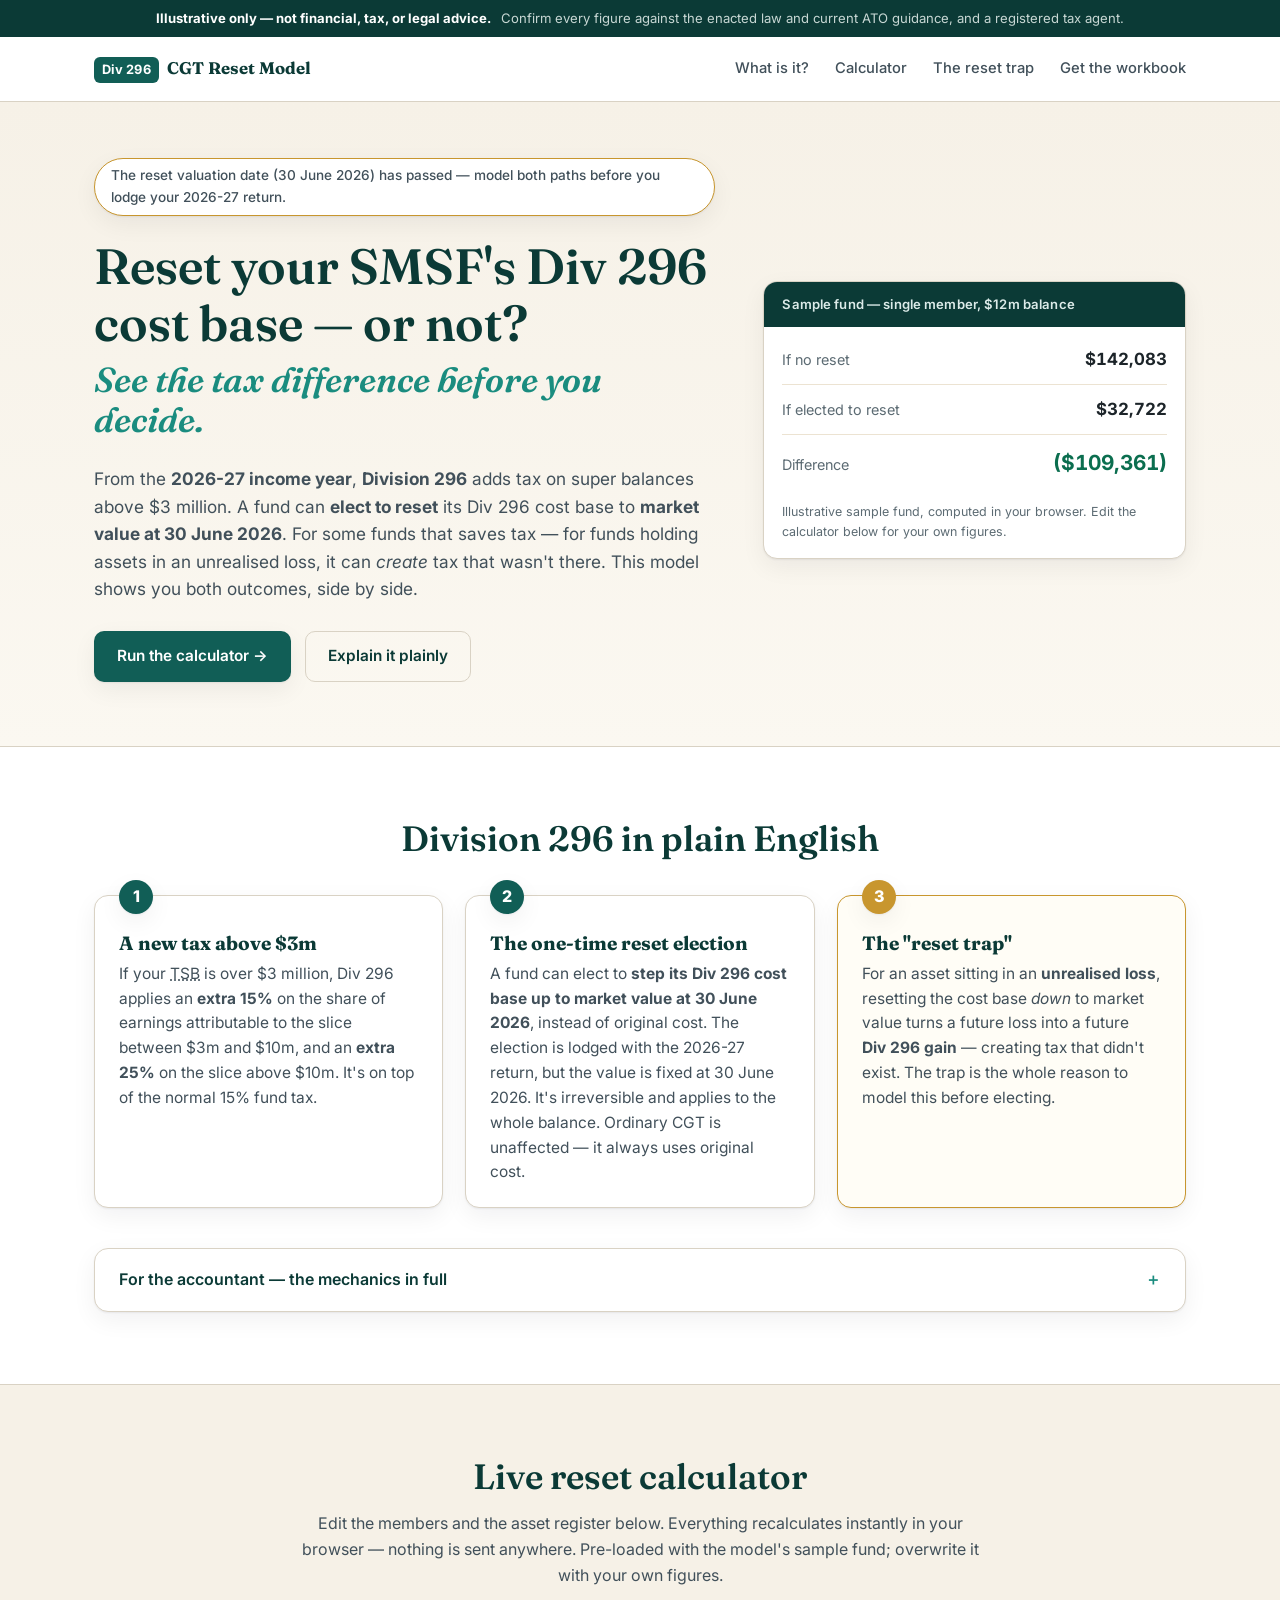
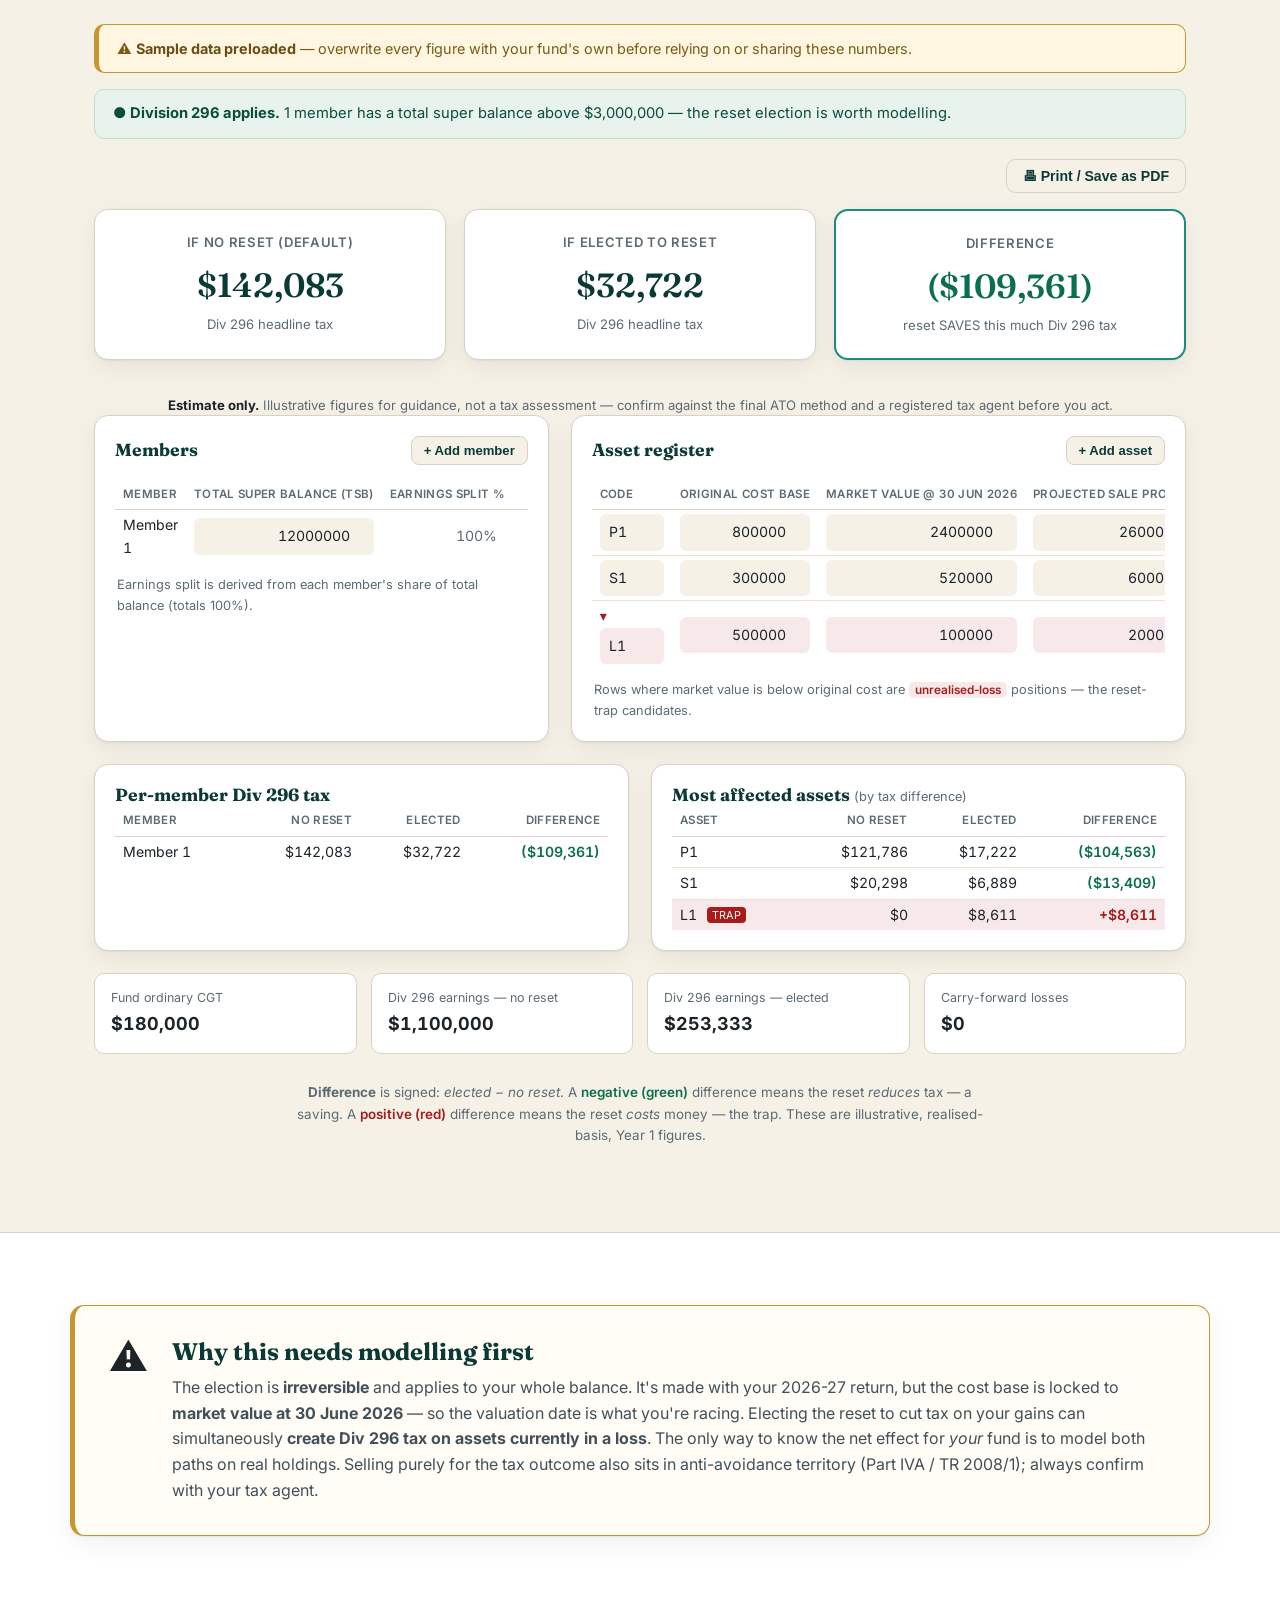
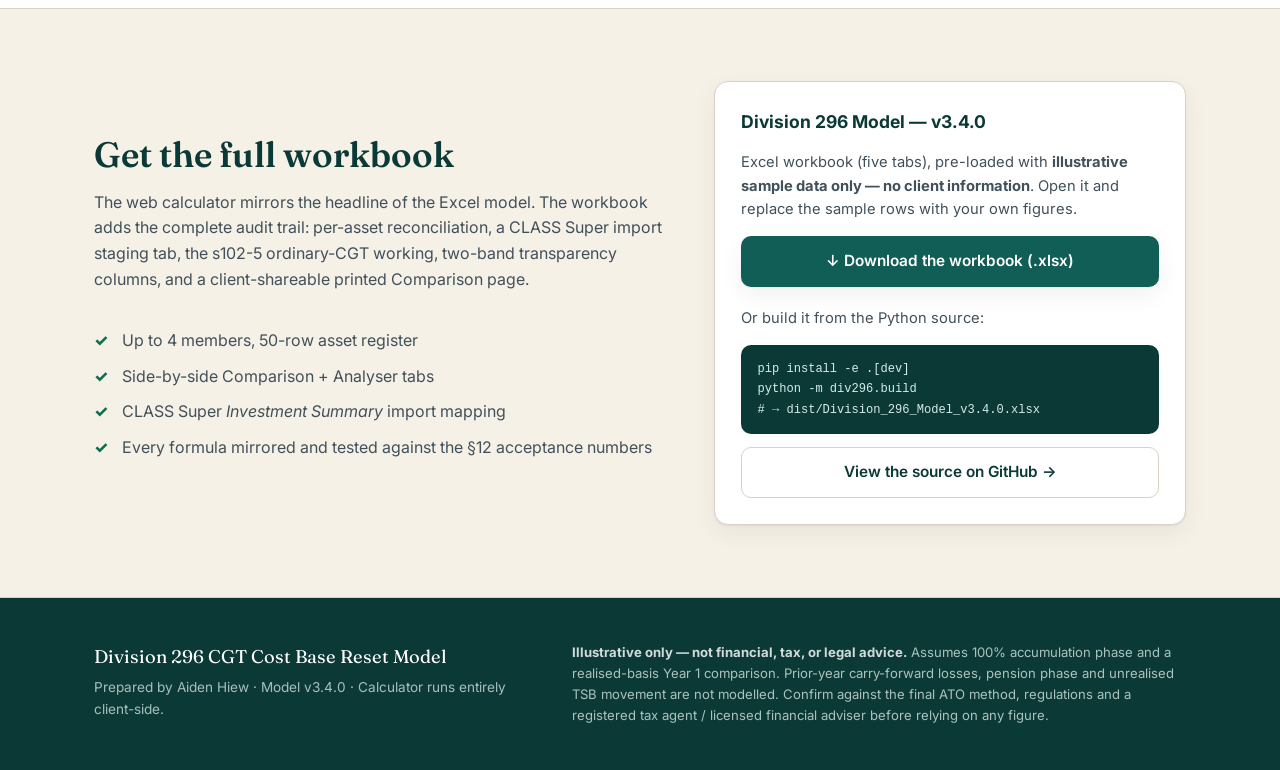
<file: web/index.html>
<!DOCTYPE html>
<html lang="en-AU">
  <head>
    <meta charset="UTF-8" />
    <meta name="viewport" content="width=device-width, initial-scale=1.0" />
    <title>Division 296 CGT Reset — should your SMSF reset its cost base?</title>
    <meta
      name="description"
      content="Illustrative model for the Division 296 cost-base reset election. See, side by side, your SMSF's Div 296 tax if you reset the cost base to 30 June 2026 market value vs if you don't, before you lodge the election with your 2026-27 return."
    />
    <link rel="preconnect" href="https://fonts.googleapis.com" />
    <link rel="preconnect" href="https://fonts.gstatic.com" crossorigin />
    <link
      href="https://fonts.googleapis.com/css2?family=Inter:wght@400;500;600;700;800&family=Fraunces:opsz,wght@9..144,500;9..144,600&display=swap"
      rel="stylesheet"
    />
    <link rel="stylesheet" href="styles.css" />
  </head>
  <body>
    <!-- Persistent not-advice banner — mirrors the workbook's ILLUSTRATIVE header -->
    <div class="disclaimer-bar" role="note">
      <strong>Illustrative only — not financial, tax, or legal advice.</strong>
      <span>Confirm every figure against the enacted law and current ATO guidance, and a registered tax agent.</span>
    </div>

    <header class="site-header">
      <div class="wrap header-inner">
        <a class="brand" href="#top">
          <span class="brand-mark">Div&nbsp;296</span>
          <span class="brand-text">CGT Reset Model</span>
        </a>
        <nav class="nav">
          <a href="#explainer">What is it?</a>
          <a href="#calculator">Calculator</a>
          <a href="#trap">The reset trap</a>
          <a href="#download">Get the workbook</a>
        </nav>
      </div>
    </header>

    <main id="top">
      <!-- ───────────────────────── HERO ───────────────────────── -->
      <section class="hero">
        <div class="wrap hero-grid">
          <div class="hero-copy">
            <div class="countdown" id="countdown" aria-live="polite">
              <span class="countdown-num" id="countdown-days">—</span>
              <span class="countdown-label">days until 30 June 2026 (the reset valuation date)</span>
            </div>
            <h1>
              Reset your SMSF's Div&nbsp;296 cost base — or not?
              <em>See the tax difference before you decide.</em>
            </h1>
            <p class="lede">
              From the <strong>2026-27 income year</strong>, <strong>Division 296</strong> adds tax
              on super balances above $3&nbsp;million. A fund can <strong>elect to reset</strong> its
              Div&nbsp;296 cost base
              to <strong>market value at 30 June 2026</strong>. For some funds that saves tax — for
              funds holding assets in an unrealised loss, it can <em>create</em> tax that wasn't
              there. This model shows you both outcomes, side by side.
            </p>
            <div class="hero-cta">
              <a class="btn btn-primary" href="#calculator">Run the calculator →</a>
              <a class="btn btn-ghost" href="#explainer">Explain it plainly</a>
            </div>
          </div>
          <aside class="hero-card" aria-label="Sample result">
            <div class="hero-card-head">Sample fund — single member, $12m balance</div>
            <div class="hero-card-rows" id="hero-sample">
              <!-- frozen to the §12 sample fund by app.js (stays truthful after edits) -->
            </div>
            <p class="hero-card-foot">
              Illustrative sample fund, computed in your browser. Edit the calculator below for your
              own figures.
            </p>
          </aside>
        </div>
      </section>

      <!-- ─────────────────────── EXPLAINER ─────────────────────── -->
      <section id="explainer" class="section">
        <div class="wrap">
          <h2 class="section-title">Division 296 in plain English</h2>
          <div class="explainer-grid">
            <article class="card">
              <div class="card-num">1</div>
              <h3>A new tax above $3m</h3>
              <p>
                If your <abbr title="Total Superannuation Balance">TSB</abbr> is over
                $3&nbsp;million, Div&nbsp;296 applies an <strong>extra 15%</strong> on the share of
                earnings attributable to the slice between $3m and $10m, and an
                <strong>extra 25%</strong> on the slice above $10m. It's on top of the normal 15%
                fund tax.
              </p>
            </article>
            <article class="card">
              <div class="card-num">2</div>
              <h3>The one-time reset election</h3>
              <p>
                A fund can elect to <strong>step its Div&nbsp;296 cost base up to market value at
                30 June 2026</strong>, instead of original cost. The election is lodged with the
                2026-27 return, but the value is fixed at 30 June 2026. It's irreversible and applies
                to the whole balance. Ordinary CGT is unaffected — it always uses original cost.
              </p>
            </article>
            <article class="card card-warn">
              <div class="card-num">3</div>
              <h3>The "reset trap"</h3>
              <p>
                For an asset sitting in an <strong>unrealised loss</strong>, resetting the cost base
                <em>down</em> to market value turns a future loss into a future
                <strong>Div&nbsp;296 gain</strong> — creating tax that didn't exist. The trap is the
                whole reason to model this before electing.
              </p>
            </article>
          </div>

          <details class="deep-dive">
            <summary>For the accountant — the mechanics in full</summary>
            <div class="deep-dive-body">
              <ul>
                <li>
                  <strong>Two-band tax.</strong> A member's tax =
                  <code>earnings × split × (band1 × 15% + band2 × 25%)</code>, where
                  <code>band1</code> is the proportion of TSB in the $3m–$10m slice and
                  <code>band2</code> the proportion above $10m. The $10m / +25% tier is enacted law
                  and always applies.
                </li>
                <li>
                  <strong>Intra-year netting (s102-5).</strong> Capital gains and losses net within
                  the income year at the fund level, for both ordinary CGT and Div&nbsp;296. Div&nbsp;296
                  fund earnings = <code>MAX(0, Σ adjusted gains)</code> — floored at zero.
                </li>
                <li>
                  <strong>1/3 CGT discount.</strong> Applies to assets held &gt; 12 months, to gains
                  only (never losses), on both the ordinary and Div&nbsp;296 sides.
                </li>
                <li>
                  <strong>Per-asset allocation.</strong> Each asset's Div&nbsp;296 tax is its share of
                  the headline, pro-rata by positive adjusted gain. Loss assets bear $0 — even when
                  they reduce the headline at fund level.
                </li>
                <li>
                  <strong>Not modelled:</strong> prior-year carry-forward losses, pension phase
                  (assumes 100% accumulation), and unrealised TSB movement under the no-reset path
                  (compares realised vs realised). See the workbook's Notes tab.
                </li>
              </ul>
            </div>
          </details>
        </div>
      </section>

      <!-- ─────────────────────── CALCULATOR ─────────────────────── -->
      <section id="calculator" class="section section-alt">
        <div class="wrap">
          <h2 class="section-title">Live reset calculator</h2>
          <p class="section-sub">
            Edit the members and the asset register below. Everything recalculates instantly in
            your browser — nothing is sent anywhere. Pre-loaded with the model's sample fund;
            overwrite it with your own figures.
          </p>

          <!-- Sample-data warning (shown while seeded P1/S1/L1 / sample TSBs remain) -->
          <div class="sample-badge" id="sample-badge" role="alert" hidden>
            ⚠ <strong>Sample data preloaded</strong> — overwrite every figure with your fund's own
            before relying on or sharing these numbers.
          </div>

          <!-- Div 296 applicability gate (mirrors the workbook TSB traffic-light) -->
          <div class="applies-banner" id="applies-banner" aria-live="polite"></div>

          <!-- Print-only tearsheet header (hidden on screen, shown when printing) -->
          <div class="print-only print-header" id="print-header"></div>

          <!-- Print / PDF action -->
          <div class="calc-actions no-print">
            <button class="btn btn-ghost btn-sm" id="print-btn" type="button">
              🖶 Print / Save as PDF
            </button>
          </div>

          <!-- Headline result cards -->
          <div class="result-cards" id="result-cards" aria-live="polite">
            <div class="result-card">
              <div class="result-label">If no reset (default)</div>
              <div class="result-value" id="rc-noreset">—</div>
              <div class="result-note">Div 296 headline tax</div>
            </div>
            <div class="result-card">
              <div class="result-label">If elected to reset</div>
              <div class="result-value" id="rc-elected">—</div>
              <div class="result-note">Div 296 headline tax</div>
            </div>
            <div class="result-card result-card-diff">
              <div class="result-label">Difference</div>
              <div class="result-value" id="rc-diff">—</div>
              <div class="result-note" id="rc-diff-note">elected − no reset</div>
            </div>
          </div>

          <p class="result-disclaimer" role="note">
            <strong>Estimate only.</strong> Illustrative figures for guidance, not a tax
            assessment — confirm against the final ATO method and a registered tax agent
            before you act.
          </p>

          <div class="calc-grid">
            <!-- Members -->
            <div class="panel">
              <div class="panel-head">
                <h3>Members</h3>
                <button class="btn-mini" id="add-member" type="button">+ Add member</button>
              </div>
              <div class="table-scroll">
                <table class="data-table" id="members-table">
                  <thead>
                    <tr>
                      <th>Member</th>
                      <th>Total super balance (TSB)</th>
                      <th>Earnings split %</th>
                      <th aria-label="remove"></th>
                    </tr>
                  </thead>
                  <tbody id="members-body"></tbody>
                </table>
              </div>
              <p class="panel-hint" id="split-hint"></p>
            </div>

            <!-- Assets -->
            <div class="panel">
              <div class="panel-head">
                <h3>Asset register</h3>
                <button class="btn-mini" id="add-asset" type="button">+ Add asset</button>
              </div>
              <div class="table-scroll">
                <table class="data-table data-table-assets" id="assets-table">
                  <thead>
                    <tr>
                      <th>Code</th>
                      <th>Original cost base</th>
                      <th>Market value @ 30 Jun 2026</th>
                      <th>Projected sale proceeds</th>
                      <th title="Held more than 12 months — eligible for the 1/3 CGT discount">
                        Held&nbsp;&gt;12m?
                      </th>
                      <th aria-label="remove"></th>
                    </tr>
                  </thead>
                  <tbody id="assets-body"></tbody>
                </table>
              </div>
              <p class="panel-hint">
                Rows where market value is below original cost are
                <span class="loss-chip">unrealised-loss</span> positions — the reset-trap candidates.
              </p>
            </div>
          </div>

          <!-- Breakdown: per-member + most-affected assets -->
          <div class="breakdown-grid">
            <div class="panel">
              <h3>Per-member Div 296 tax</h3>
              <div class="table-scroll">
                <table class="data-table" id="permember-table">
                  <thead>
                    <tr>
                      <th>Member</th>
                      <th>No reset</th>
                      <th>Elected</th>
                      <th>Difference</th>
                    </tr>
                  </thead>
                  <tbody id="permember-body"></tbody>
                </table>
              </div>
            </div>
            <div class="panel">
              <h3>Most affected assets <span class="subtle">(by tax difference)</span></h3>
              <div class="table-scroll">
                <table class="data-table" id="asset-impact-table">
                  <thead>
                    <tr>
                      <th>Asset</th>
                      <th>No reset</th>
                      <th>Elected</th>
                      <th>Difference</th>
                    </tr>
                  </thead>
                  <tbody id="asset-impact-body"></tbody>
                </table>
              </div>
            </div>
          </div>

          <!-- Supporting fund-level figures -->
          <div class="fund-figures" id="fund-figures"></div>

          <p class="calc-foot">
            <strong>Difference</strong> is signed: <em>elected − no&nbsp;reset</em>. A
            <span class="neg-inline">negative (green)</span> difference means the reset
            <em>reduces</em> tax — a saving. A <span class="pos-inline">positive (red)</span>
            difference means the reset <em>costs</em> money — the trap. These are illustrative,
            realised-basis, Year&nbsp;1 figures.
          </p>
        </div>
      </section>

      <!-- ─────────────────────── TRAP CALLOUT ─────────────────────── -->
      <section id="trap" class="section">
        <div class="wrap trap-callout">
          <div class="trap-icon" aria-hidden="true">⚠</div>
          <div>
            <h2>Why this needs modelling first</h2>
            <p>
              The election is <strong>irreversible</strong> and applies to your whole balance. It's
              made with your 2026-27 return, but the cost base is locked to <strong>market value at
              30 June 2026</strong> — so the valuation date is what you're racing. Electing the reset
              to cut tax on your gains can simultaneously
              <strong>create Div&nbsp;296 tax on assets currently in a loss</strong>. The only way to
              know the net effect for <em>your</em> fund is to model both paths on real holdings.
              Selling purely for the tax outcome also sits in anti-avoidance territory
              (Part&nbsp;IVA / TR&nbsp;2008/1); always confirm with your tax agent.
            </p>
          </div>
        </div>
      </section>

      <!-- ─────────────────────── DOWNLOAD ─────────────────────── -->
      <section id="download" class="section section-alt">
        <div class="wrap download-grid">
          <div>
            <h2 class="section-title">Get the full workbook</h2>
            <p class="section-sub">
              The web calculator mirrors the headline of the Excel model. The workbook adds the
              complete audit trail: per-asset reconciliation, a CLASS Super import staging tab, the
              s102-5 ordinary-CGT working, two-band transparency columns, and a client-shareable
              printed Comparison page.
            </p>
            <ul class="feature-list">
              <li>Up to 4 members, 50-row asset register</li>
              <li>Side-by-side Comparison + Analyser tabs</li>
              <li>CLASS Super <em>Investment Summary</em> import mapping</li>
              <li>Every formula mirrored and tested against the §12 acceptance numbers</li>
            </ul>
          </div>
          <aside class="download-card">
            <div class="download-version" id="download-version">Division 296 Model — v3.4.0</div>
            <p>
              Excel workbook (five tabs), pre-loaded with
              <strong>illustrative sample data only — no client information</strong>. Open it and
              replace the sample rows with your own figures.
            </p>
            <a
              class="btn btn-primary btn-block"
              href="https://github.com/AidenHiew/div296_cgt_reset/releases/download/v3.4.0/Division_296_Model_v3.4.0.xlsx"
              download
              >↓ Download the workbook (.xlsx)</a
            >
            <p class="download-alt">Or build it from the Python source:</p>
            <pre><code>pip install -e .[dev]
python -m div296.build
# → dist/Division_296_Model_v3.4.0.xlsx</code></pre>
            <a
              class="btn btn-ghost btn-block"
              href="https://github.com/AidenHiew/div296_cgt_reset"
              >View the source on GitHub →</a
            >
          </aside>
        </div>
      </section>
    </main>

    <footer class="site-footer">
      <div class="wrap footer-inner">
        <div>
          <div class="footer-brand">Division 296 CGT Cost Base Reset Model</div>
          <p class="footer-meta">
            Prepared by Aiden Hiew · Model <span id="footer-version">v3.4.0</span> ·
            Calculator runs entirely client-side.
          </p>
        </div>
        <p class="footer-disclaimer">
          <strong>Illustrative only — not financial, tax, or legal advice.</strong> Assumes 100%
          accumulation phase and a realised-basis Year&nbsp;1 comparison. Prior-year carry-forward
          losses, pension phase and unrealised TSB movement are not modelled. Confirm against the
          final ATO method, regulations and a registered tax agent / licensed financial adviser
          before relying on any figure.
        </p>
      </div>
    </footer>

    <script type="module" src="app.js"></script>
  </body>
</html>
</file>
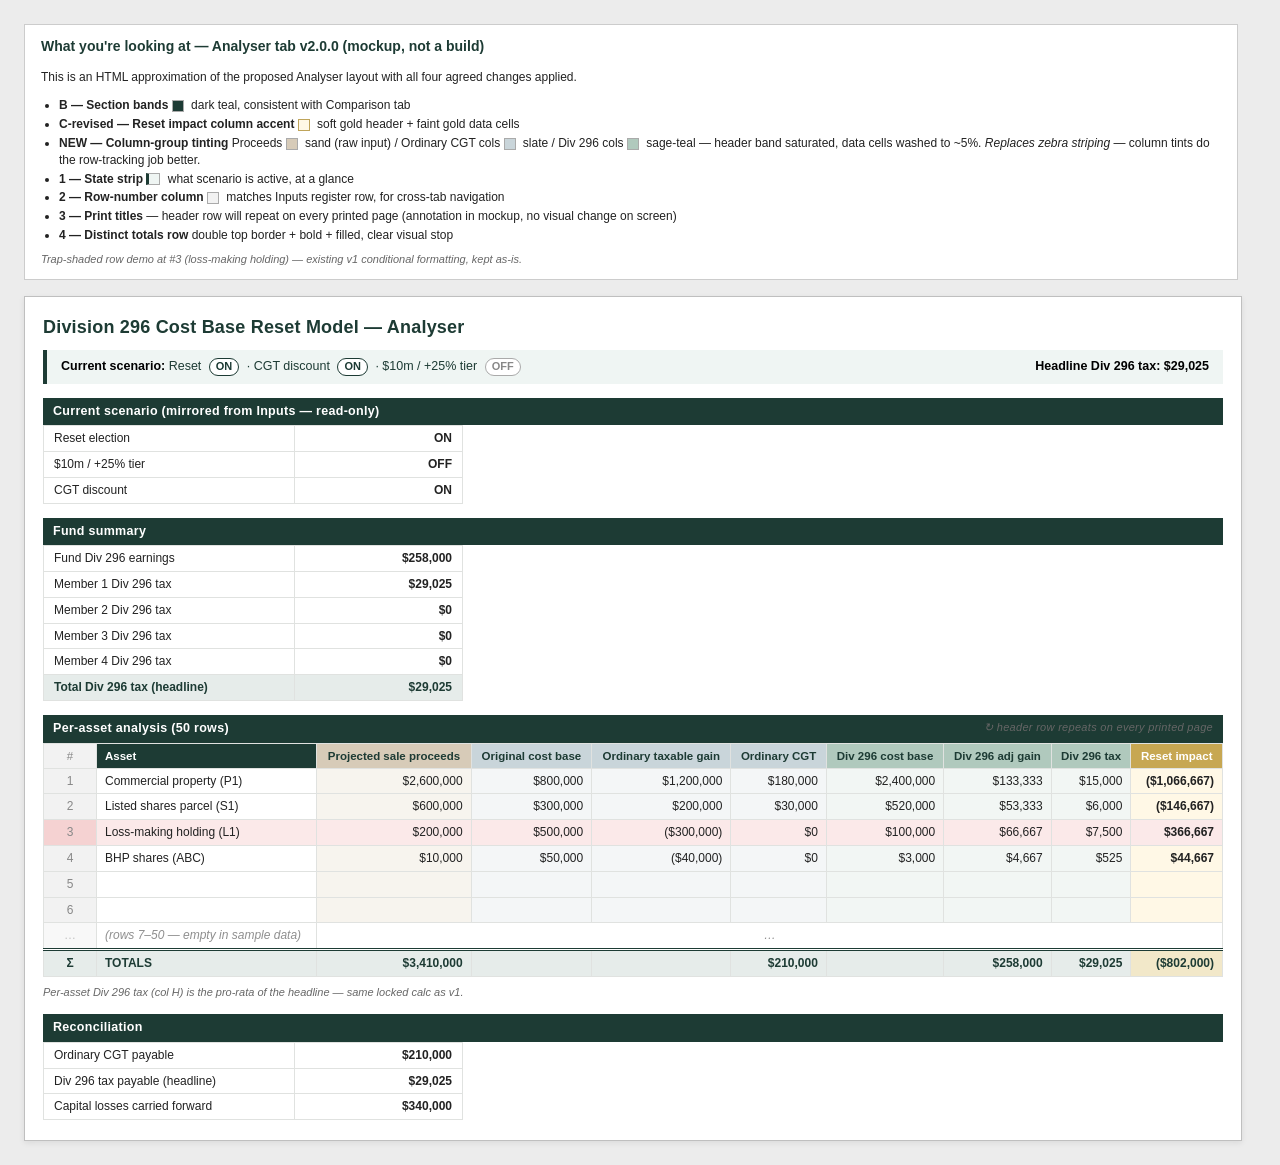
<file: docs/mockups/2026-05-22-analyser-v2.html>
<!doctype html>
<html lang="en">
<head>
<meta charset="utf-8" />
<title>Analyser tab — v2.0.0 proposed layout (mockup)</title>
<style>
  :root {
    --teal: #1D3B34;
    --teal-band: #1D3B34;
    --teal-band-text: #FFFFFF;
    --gold-accent: #FFF8E6;
    --gold-edge: #BFA45A;
    --gold-header: #C7A752;
    --zebra: #F7F8F7;
    /* v2 column-group palette */
    --proc-header: #D7CBB8;    /* sand / clay — warm, "raw input" */
    --proc-data:   #F7F4EE;    /* 5% sand */
    --ord-header:  #C9D5DA;    /* slate */
    --ord-data:    #F4F6F7;    /* 5% slate */
    --div-header:  #B0C9BD;    /* sage-teal */
    --div-data:    #F2F6F4;    /* 5% sage */
    --row-border: #E0E2E0;
    --muted: #666;
    --state-bg: #EFF5F3;
    --state-edge: #1D3B34;
    --total-fill: #E6ECEA;
    --total-edge: #1D3B34;
    --col-num-fill: #F2F2F2;
    --col-num-text: #888;
    --trap: #FBE9E9;
  }

  html { background: #ECECEC; }
  body {
    font: 13px/1.4 "Segoe UI", Arial, sans-serif;
    color: #222;
    margin: 24px;
  }
  .legend {
    background: #fff;
    border: 1px solid #ccc;
    padding: 12px 16px;
    margin-bottom: 16px;
    max-width: 1180px;
    font-size: 12px;
  }
  .legend h2 { font-size: 14px; margin: 0 0 6px; color: var(--teal); }
  .legend ul { margin: 0; padding-left: 18px; }
  .legend li { margin: 2px 0; }
  .legend .swatch {
    display: inline-block; width: 10px; height: 10px;
    vertical-align: middle; margin-right: 4px;
    border: 1px solid #aaa;
  }

  /* "sheet" wrapper to mimic an Excel sheet appearance */
  .sheet {
    background: #fff;
    border: 1px solid #BFBFBF;
    box-shadow: 0 2px 6px rgba(0,0,0,.08);
    padding: 14px 18px 20px;
    max-width: 1180px;
  }

  .title {
    color: var(--teal);
    font-size: 18px;
    font-weight: 700;
    letter-spacing: .2px;
    margin: 4px 0 10px;
  }

  /* NEW: State strip */
  .state-strip {
    background: var(--state-bg);
    border-left: 4px solid var(--state-edge);
    padding: 8px 14px;
    margin: 0 0 12px;
    font-size: 12.5px;
    color: var(--teal);
  }
  .state-strip strong { color: #000; }
  .state-strip .pill {
    display: inline-block;
    background: #fff;
    border: 1px solid var(--teal);
    color: var(--teal);
    border-radius: 9px;
    padding: 0 6px;
    margin: 0 4px;
    font-size: 11px;
    font-weight: 600;
  }
  .state-strip .pill.off { color: #888; border-color: #aaa; }
  .state-strip .head-tax {
    float: right;
    font-weight: 700;
    color: #000;
  }

  /* Section band (B: reinforced) */
  .band {
    background: var(--teal-band);
    color: var(--teal-band-text);
    font-weight: 600;
    font-size: 12.5px;
    padding: 5px 10px;
    margin: 14px 0 0;
    letter-spacing: .3px;
  }

  table.grid {
    border-collapse: collapse;
    width: 100%;
    margin-top: 0;
    font-size: 12px;
  }
  table.grid th, table.grid td {
    border: 1px solid var(--row-border);
    padding: 4px 8px;
    text-align: right;
    vertical-align: middle;
  }
  table.grid th {
    background: var(--teal-band);
    color: var(--teal-band-text);
    font-weight: 600;
    text-align: center;
    font-size: 11.5px;
  }
  table.grid td.label { text-align: left; }
  table.grid td.center { text-align: center; }

  /* NEW: row-number column */
  table.grid th.rownum, table.grid td.rownum {
    background: var(--col-num-fill);
    color: var(--col-num-text);
    width: 36px;
    text-align: center;
    font-variant-numeric: tabular-nums;
    font-weight: 500;
  }

  /* v2 column-group tints — replace zebra. Header gets saturated tone,
     data cells get the 5% wash. */
  table.per-asset thead th.proc-col {
    background: var(--proc-header);
    color: var(--teal);
  }
  table.per-asset thead th.ord-col {
    background: var(--ord-header);
    color: var(--teal);
  }
  table.per-asset thead th.div-col {
    background: var(--div-header);
    color: var(--teal);
  }
  table.per-asset tbody td.proc-col { background: var(--proc-data); }
  table.per-asset tbody td.ord-col { background: var(--ord-data); }
  table.per-asset tbody td.div-col { background: var(--div-data); }

  /* C-revised: Reset impact column accent (col I in workbook) */
  table.per-asset .reset-col {
    background: var(--gold-accent) !important;
    font-weight: 600;
  }
  table.per-asset thead .reset-col {
    background: var(--gold-header) !important;
    color: #FFFFFF;
  }

  /* 4. Distinct totals row */
  table.per-asset tbody tr.totals td {
    background: var(--total-fill) !important;
    font-weight: 700;
    color: var(--teal);
    border-top: 3px double var(--total-edge);
  }
  table.per-asset tbody tr.totals td.reset-col {
    background: #F2E8C9 !important;
  }

  /* trap row demo (existing CF) */
  table.per-asset tbody tr.trap td {
    background: var(--trap) !important;
  }
  table.per-asset tbody tr.trap td.rownum { background: #F5D2D2 !important; }

  /* small notes */
  .note {
    color: var(--muted);
    font-size: 11px;
    font-style: italic;
    margin: 8px 0 0;
  }

  /* lever / fund / recon mini-tables */
  table.kv {
    border-collapse: collapse;
    margin-top: 0;
    font-size: 12px;
    width: 420px;
  }
  table.kv td {
    border: 1px solid var(--row-border);
    padding: 4px 10px;
  }
  table.kv td:first-child { width: 60%; }
  table.kv td:last-child {
    text-align: right;
    font-variant-numeric: tabular-nums;
    font-weight: 600;
  }
  table.kv tr.headline td {
    background: var(--total-fill);
    color: var(--teal);
    font-weight: 700;
  }

  /* "Print titles" annotation */
  .print-title-tag {
    float: right;
    font-size: 11px;
    color: var(--muted);
    font-style: italic;
    font-weight: 400;
  }
</style>
</head>
<body>

<div class="legend">
  <h2>What you're looking at — Analyser tab v2.0.0 (mockup, not a build)</h2>
  <p>This is an HTML approximation of the proposed Analyser layout with all four agreed changes applied.</p>
  <ul>
    <li><strong>B — Section bands</strong> <span class="swatch" style="background:#1D3B34"></span> dark teal, consistent with Comparison tab</li>
    <li><strong>C-revised — Reset impact column accent</strong> <span class="swatch" style="background:#FFF8E6;border-color:#BFA45A"></span> soft gold header + faint gold data cells</li>
    <li><strong>NEW — Column-group tinting</strong> Proceeds <span class="swatch" style="background:#D7CBB8"></span> sand (raw input) / Ordinary CGT cols <span class="swatch" style="background:#C9D5DA"></span> slate / Div 296 cols <span class="swatch" style="background:#B0C9BD"></span> sage-teal — header band saturated, data cells washed to ~5%. <em>Replaces zebra striping</em> — column tints do the row-tracking job better.</li>
    <li><strong>1 — State strip</strong> <span class="swatch" style="background:#EFF5F3;border-left:3px solid #1D3B34"></span> what scenario is active, at a glance</li>
    <li><strong>2 — Row-number column</strong> <span class="swatch" style="background:#F2F2F2"></span> matches Inputs register row, for cross-tab navigation</li>
    <li><strong>3 — Print titles</strong> — header row will repeat on every printed page (annotation in mockup, no visual change on screen)</li>
    <li><strong>4 — Distinct totals row</strong> double top border + bold + filled, clear visual stop</li>
  </ul>
  <p class="note">Trap-shaded row demo at #3 (loss-making holding) — existing v1 conditional formatting, kept as-is.</p>
</div>

<div class="sheet">

  <div class="title">Division 296 Cost Base Reset Model — Analyser</div>

  <!-- NEW: State strip -->
  <div class="state-strip">
    <span class="head-tax">Headline Div 296 tax: <strong>$29,025</strong></span>
    <strong>Current scenario:</strong>
    Reset <span class="pill">ON</span> ·
    CGT discount <span class="pill">ON</span> ·
    $10m / +25% tier <span class="pill off">OFF</span>
  </div>

  <!-- Lever band -->
  <div class="band">Current scenario (mirrored from Inputs — read-only)</div>
  <table class="kv">
    <tr><td>Reset election</td><td>ON</td></tr>
    <tr><td>$10m / +25% tier</td><td>OFF</td></tr>
    <tr><td>CGT discount</td><td>ON</td></tr>
  </table>

  <!-- Fund summary band -->
  <div class="band">Fund summary</div>
  <table class="kv">
    <tr><td>Fund Div 296 earnings</td><td>$258,000</td></tr>
    <tr><td>Member 1 Div 296 tax</td><td>$29,025</td></tr>
    <tr><td>Member 2 Div 296 tax</td><td>$0</td></tr>
    <tr><td>Member 3 Div 296 tax</td><td>$0</td></tr>
    <tr><td>Member 4 Div 296 tax</td><td>$0</td></tr>
    <tr class="headline"><td>Total Div 296 tax (headline)</td><td>$29,025</td></tr>
  </table>

  <!-- Per-asset analysis band -->
  <div class="band">
    Per-asset analysis (50 rows)
    <span class="print-title-tag">↻ header row repeats on every printed page</span>
  </div>
  <table class="grid per-asset">
    <thead>
      <tr>
        <th class="rownum">#</th>
        <th style="text-align:left;">Asset</th>
        <th class="proc-col">Projected sale proceeds</th>
        <th class="ord-col">Original cost base</th>
        <th class="ord-col">Ordinary taxable gain</th>
        <th class="ord-col">Ordinary CGT</th>
        <th class="div-col">Div 296 cost base</th>
        <th class="div-col">Div 296 adj gain</th>
        <th class="div-col">Div 296 tax</th>
        <th class="reset-col">Reset impact</th>
      </tr>
    </thead>
    <tbody>
      <tr>
        <td class="rownum">1</td>
        <td class="label">Commercial property (P1)</td>
        <td class="proc-col">$2,600,000</td>
        <td class="ord-col">$800,000</td>
        <td class="ord-col">$1,200,000</td>
        <td class="ord-col">$180,000</td>
        <td class="div-col">$2,400,000</td>
        <td class="div-col">$133,333</td>
        <td class="div-col">$15,000</td>
        <td class="reset-col">($1,066,667)</td>
      </tr>
      <tr>
        <td class="rownum">2</td>
        <td class="label">Listed shares parcel (S1)</td>
        <td class="proc-col">$600,000</td>
        <td class="ord-col">$300,000</td>
        <td class="ord-col">$200,000</td>
        <td class="ord-col">$30,000</td>
        <td class="div-col">$520,000</td>
        <td class="div-col">$53,333</td>
        <td class="div-col">$6,000</td>
        <td class="reset-col">($146,667)</td>
      </tr>
      <tr class="trap">
        <td class="rownum">3</td>
        <td class="label">Loss-making holding (L1)</td>
        <td class="proc-col">$200,000</td>
        <td class="ord-col">$500,000</td>
        <td class="ord-col">($300,000)</td>
        <td class="ord-col">$0</td>
        <td class="div-col">$100,000</td>
        <td class="div-col">$66,667</td>
        <td class="div-col">$7,500</td>
        <td class="reset-col">$366,667</td>
      </tr>
      <tr>
        <td class="rownum">4</td>
        <td class="label">BHP shares (ABC)</td>
        <td class="proc-col">$10,000</td>
        <td class="ord-col">$50,000</td>
        <td class="ord-col">($40,000)</td>
        <td class="ord-col">$0</td>
        <td class="div-col">$3,000</td>
        <td class="div-col">$4,667</td>
        <td class="div-col">$525</td>
        <td class="reset-col">$44,667</td>
      </tr>
      <tr>
        <td class="rownum">5</td>
        <td class="label">&nbsp;</td>
        <td class="proc-col">&nbsp;</td>
        <td class="ord-col">&nbsp;</td><td class="ord-col">&nbsp;</td><td class="ord-col">&nbsp;</td>
        <td class="div-col">&nbsp;</td><td class="div-col">&nbsp;</td><td class="div-col">&nbsp;</td>
        <td class="reset-col">&nbsp;</td>
      </tr>
      <tr>
        <td class="rownum">6</td>
        <td class="label">&nbsp;</td>
        <td class="proc-col">&nbsp;</td>
        <td class="ord-col">&nbsp;</td><td class="ord-col">&nbsp;</td><td class="ord-col">&nbsp;</td>
        <td class="div-col">&nbsp;</td><td class="div-col">&nbsp;</td><td class="div-col">&nbsp;</td>
        <td class="reset-col">&nbsp;</td>
      </tr>
      <tr>
        <td class="rownum" style="opacity:.5">…</td>
        <td class="label" style="opacity:.5;font-style:italic">(rows 7–50 — empty in sample data)</td>
        <td colspan="8" style="opacity:.5;font-style:italic;text-align:center;">…</td>
      </tr>

      <!-- 4. Distinct totals row -->
      <tr class="totals">
        <td class="rownum">Σ</td>
        <td class="label">TOTALS</td>
        <td class="proc-col">$3,410,000</td>
        <td class="ord-col">&nbsp;</td>
        <td class="ord-col">&nbsp;</td>
        <td class="ord-col">$210,000</td>
        <td class="div-col">&nbsp;</td>
        <td class="div-col">$258,000</td>
        <td class="div-col">$29,025</td>
        <td class="reset-col">($802,000)</td>
      </tr>
    </tbody>
  </table>

  <p class="note">Per-asset Div 296 tax (col H) is the pro-rata of the headline — same locked calc as v1.</p>

  <!-- Reconciliation band -->
  <div class="band">Reconciliation</div>
  <table class="kv">
    <tr><td>Ordinary CGT payable</td><td>$210,000</td></tr>
    <tr><td>Div 296 tax payable (headline)</td><td>$29,025</td></tr>
    <tr><td>Capital losses carried forward</td><td>$340,000</td></tr>
  </table>

</div>

</body>
</html>
</file>
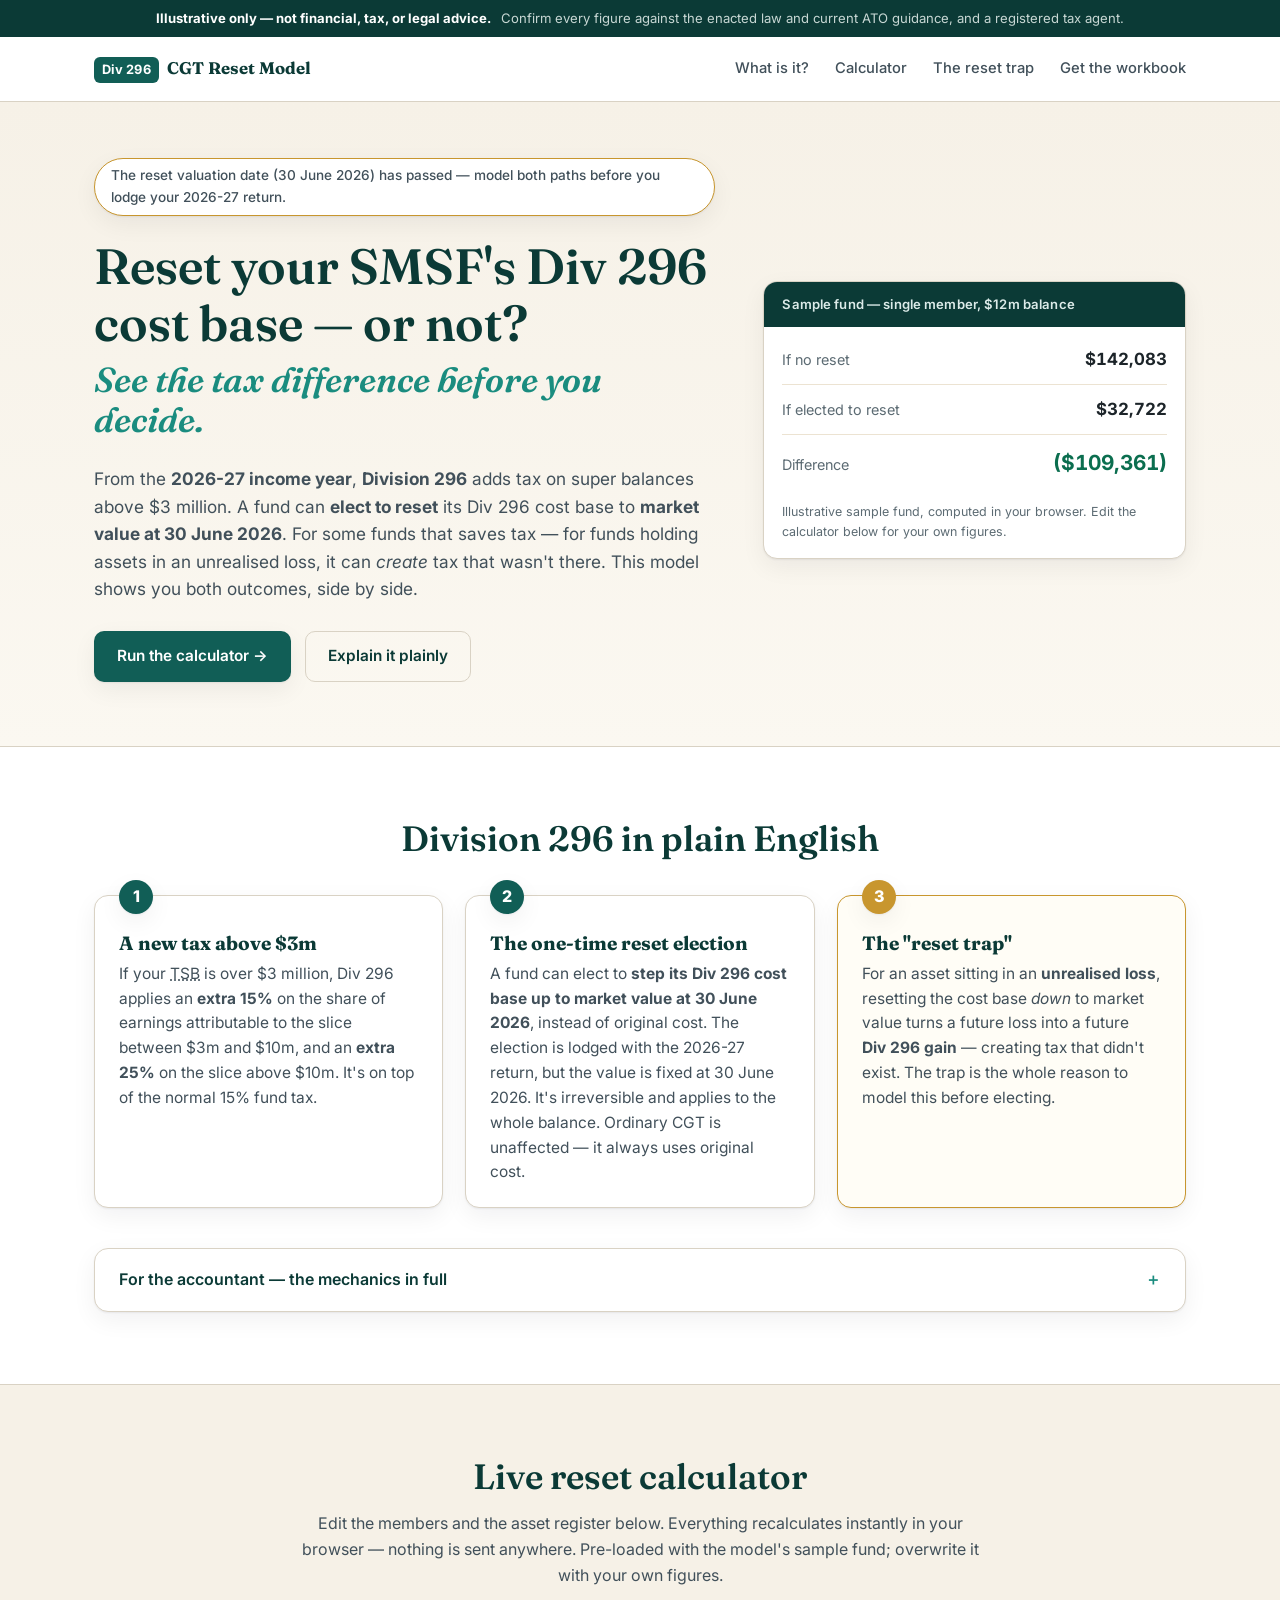
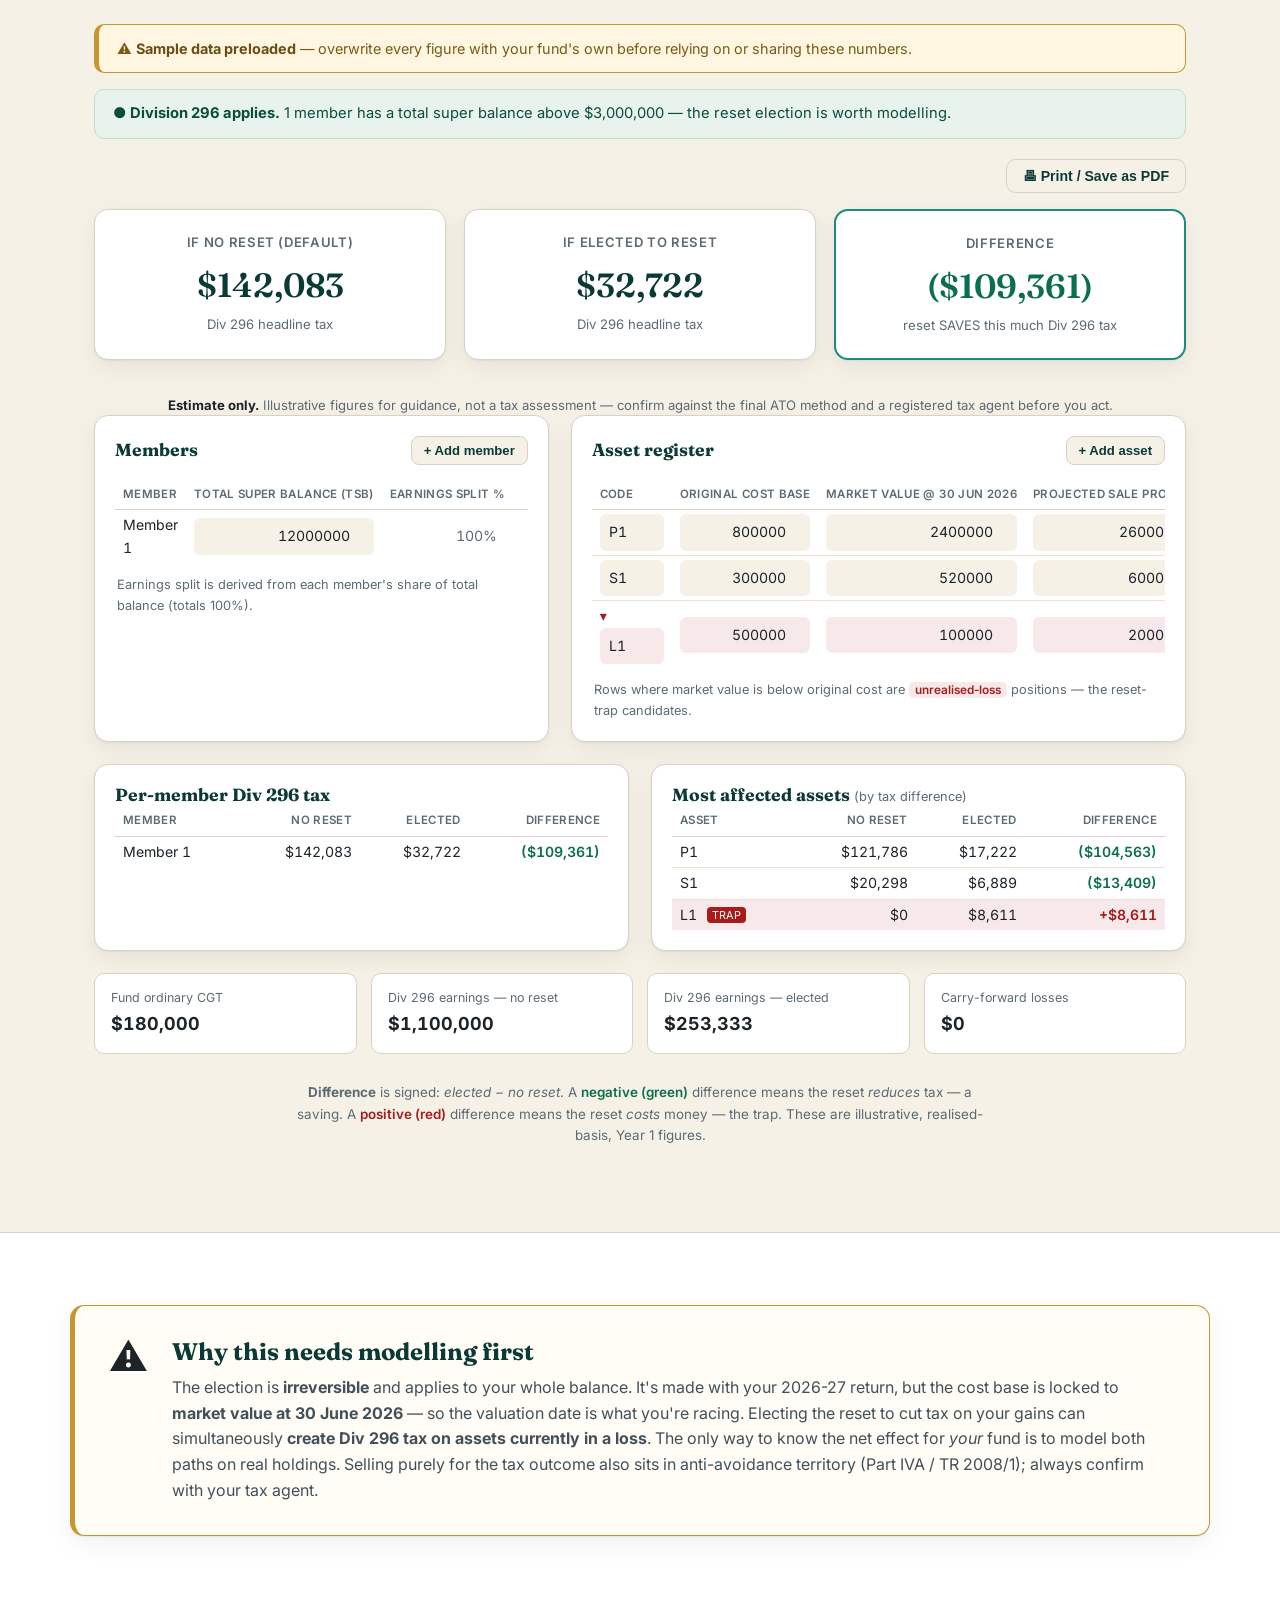
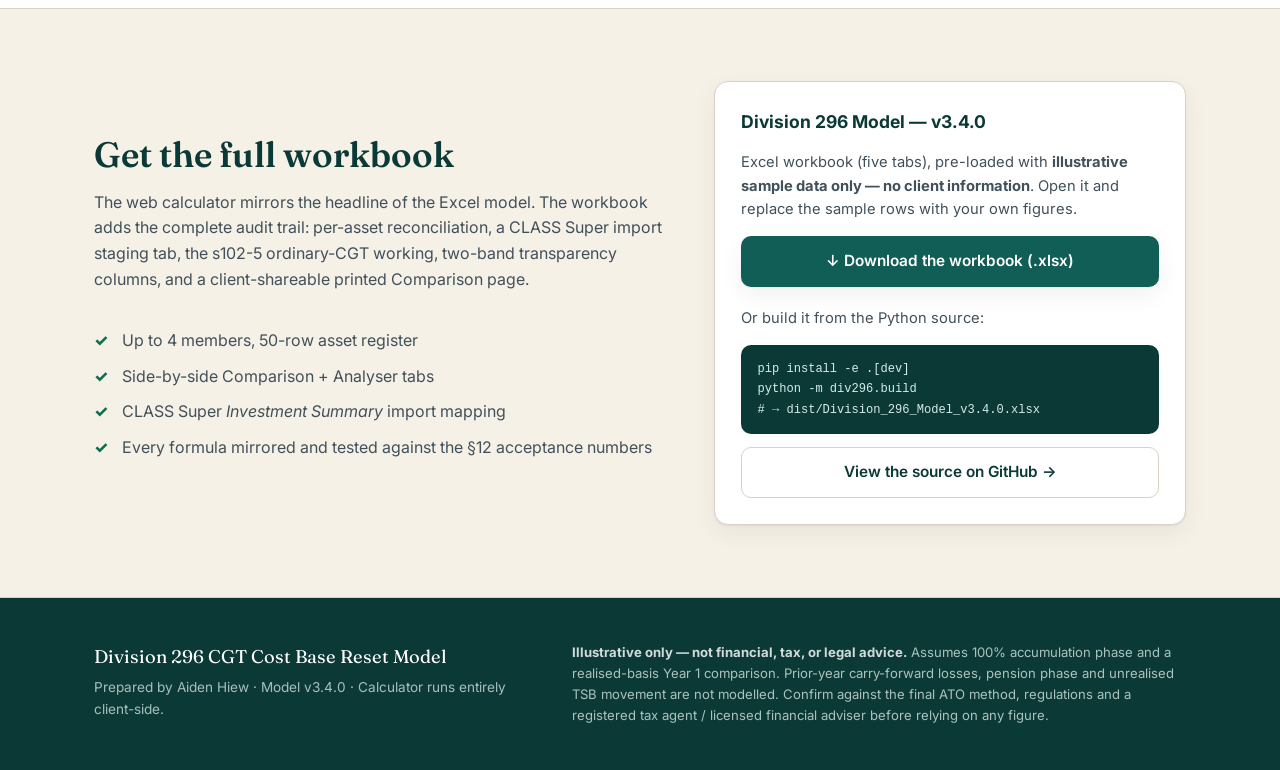
<file: web/standalone/div296-reset-calculator.html>
<!DOCTYPE html>
<html lang="en-AU">
  <head>
    <meta charset="UTF-8" />
    <meta name="viewport" content="width=device-width, initial-scale=1.0" />
    <title>Division 296 CGT Reset — should your SMSF reset its cost base?</title>
    <meta
      name="description"
      content="Illustrative model for the Division 296 cost-base reset election. See, side by side, your SMSF's Div 296 tax if you reset the cost base to 30 June 2026 market value vs if you don't, before you lodge the election with your 2026-27 return."
    />
    <link rel="preconnect" href="https://fonts.googleapis.com" />
    <link rel="preconnect" href="https://fonts.gstatic.com" crossorigin />
    <link
      href="https://fonts.googleapis.com/css2?family=Inter:wght@400;500;600;700;800&family=Fraunces:opsz,wght@9..144,500;9..144,600&display=swap"
      rel="stylesheet"
    />
    <style>
/* Division 296 CGT Reset — site styles.
   Palette echoes the workbook: dark teal section titles, sand/slate/sage,
   gold accent, and the sign-colour convention (muted green saving / red cost). */

:root {
  --teal-900: #0b3a36;
  --teal-700: #115e56;
  --teal-500: #1a8c7f;
  --sand: #f6f1e7;
  --sand-deep: #ece3d2;
  --slate: #41505a;
  --ink: #1c2429;
  --muted: #5c6b73;
  --line: #d9d2c4;
  --gold: #c8962e;
  --green: #0b6e4f; /* saving — matches Analyser reset-impact convention */
  --red: #a61b1b; /* cost / trap */
  --green-bg: #e8f3ee;
  --red-bg: #f7e9e9;
  --white: #ffffff;
  --shadow: 0 1px 2px rgba(16, 24, 28, 0.06), 0 8px 24px rgba(16, 24, 28, 0.06);
  --radius: 14px;
  --maxw: 1140px;
}

* {
  box-sizing: border-box;
}

html {
  scroll-behavior: smooth;
}

body {
  margin: 0;
  font-family: "Inter", system-ui, -apple-system, Segoe UI, Roboto, sans-serif;
  color: var(--ink);
  background: var(--white);
  line-height: 1.6;
  -webkit-font-smoothing: antialiased;
}

.wrap {
  max-width: var(--maxw);
  margin: 0 auto;
  padding: 0 24px;
}

h1,
h2,
h3 {
  font-family: "Fraunces", Georgia, serif;
  line-height: 1.15;
  color: var(--teal-900);
  margin: 0 0 0.4em;
}

a {
  color: var(--teal-700);
  text-decoration: none;
}
a:hover {
  text-decoration: underline;
}

abbr {
  text-decoration-style: dotted;
  cursor: help;
}

code {
  font-family: ui-monospace, SFMono-Regular, Menlo, Consolas, monospace;
  font-size: 0.9em;
  background: var(--sand);
  padding: 0.1em 0.4em;
  border-radius: 5px;
}

/* ── Disclaimer bar ── */
.disclaimer-bar {
  background: var(--teal-900);
  color: #e9f3f0;
  font-size: 0.82rem;
  text-align: center;
  padding: 8px 16px;
}
.disclaimer-bar strong {
  color: var(--white);
}
.disclaimer-bar span {
  opacity: 0.85;
  margin-left: 6px;
}

/* ── Header ── */
.site-header {
  position: sticky;
  top: 0;
  z-index: 20;
  background: rgba(255, 255, 255, 0.92);
  backdrop-filter: blur(8px);
  border-bottom: 1px solid var(--line);
}
.header-inner {
  display: flex;
  align-items: center;
  justify-content: space-between;
  height: 64px;
}
.brand {
  display: flex;
  align-items: baseline;
  gap: 8px;
  color: var(--teal-900);
  font-weight: 700;
}
.brand:hover {
  text-decoration: none;
}
.brand-mark {
  background: var(--teal-700);
  color: var(--white);
  font-size: 0.8rem;
  padding: 3px 8px;
  border-radius: 6px;
  letter-spacing: 0.02em;
}
.brand-text {
  font-family: "Fraunces", serif;
  font-size: 1.05rem;
}
.nav {
  display: flex;
  gap: 26px;
  font-size: 0.92rem;
  font-weight: 500;
}
.nav a {
  color: var(--slate);
}
@media (max-width: 720px) {
  .nav {
    display: none;
  }
}

/* ── Hero ── */
.hero {
  background: linear-gradient(180deg, var(--sand) 0%, #fbf8f1 100%);
  border-bottom: 1px solid var(--line);
  padding: 56px 0 64px;
}
.hero-grid {
  display: grid;
  grid-template-columns: 1.25fr 0.85fr;
  gap: 48px;
  align-items: center;
}
@media (max-width: 880px) {
  .hero-grid {
    grid-template-columns: 1fr;
    gap: 32px;
  }
}
.countdown {
  display: inline-flex;
  align-items: center;
  gap: 10px;
  background: var(--white);
  border: 1px solid var(--gold);
  color: var(--slate);
  border-radius: 999px;
  padding: 6px 16px 6px 8px;
  font-size: 0.85rem;
  font-weight: 500;
  box-shadow: var(--shadow);
  margin-bottom: 22px;
}
.countdown-num {
  background: var(--gold);
  color: var(--white);
  font-weight: 800;
  font-size: 1rem;
  border-radius: 999px;
  padding: 4px 12px;
  min-width: 34px;
  text-align: center;
}
/* Past the valuation date the day-counter is dead; hide it and let the chip
   read as an actionable framing pill. (Fable FINDINGS_WEB W2.) */
.countdown--past {
  padding-left: 16px;
}
.countdown--past .countdown-num {
  display: none;
}
.hero-copy h1 {
  font-size: clamp(2rem, 4.4vw, 3.1rem);
  font-weight: 600;
  margin-bottom: 0.5em;
}
.hero-copy h1 em {
  display: block;
  color: var(--teal-500);
  font-style: italic;
  font-size: 0.7em;
  margin-top: 0.25em;
}
.lede {
  font-size: 1.08rem;
  color: var(--slate);
  max-width: 38em;
}
.hero-cta {
  display: flex;
  gap: 14px;
  margin-top: 28px;
  flex-wrap: wrap;
}

.btn {
  display: inline-block;
  font-weight: 600;
  font-size: 0.96rem;
  padding: 12px 22px;
  border-radius: 10px;
  border: 1.5px solid transparent;
  cursor: pointer;
  transition: transform 0.05s ease, box-shadow 0.15s ease, background 0.15s ease;
}
.btn:hover {
  text-decoration: none;
}
.btn:active {
  transform: translateY(1px);
}
.btn-primary {
  background: var(--teal-700);
  color: var(--white);
  box-shadow: var(--shadow);
}
.btn-primary:hover {
  background: var(--teal-900);
}
.btn-ghost {
  background: transparent;
  border-color: var(--line);
  color: var(--teal-900);
}
.btn-ghost:hover {
  border-color: var(--teal-500);
}
.btn-block {
  display: block;
  text-align: center;
  width: 100%;
}

/* Hero sample card */
.hero-card {
  background: var(--white);
  border: 1px solid var(--line);
  border-radius: var(--radius);
  box-shadow: var(--shadow);
  overflow: hidden;
}
.hero-card-head {
  background: var(--teal-900);
  color: #dcebe9;
  font-size: 0.82rem;
  font-weight: 600;
  padding: 12px 18px;
  letter-spacing: 0.01em;
}
.hero-card-rows {
  padding: 8px 18px;
}
.hero-row {
  display: flex;
  justify-content: space-between;
  align-items: baseline;
  padding: 11px 0;
  border-bottom: 1px solid var(--sand-deep);
}
.hero-row:last-child {
  border-bottom: 0;
}
.hero-row .k {
  color: var(--muted);
  font-size: 0.9rem;
}
.hero-row .v {
  font-weight: 700;
  font-variant-numeric: tabular-nums;
  font-size: 1.05rem;
}
.hero-row.headline .v {
  font-size: 1.3rem;
}
.hero-card-foot {
  font-size: 0.78rem;
  color: var(--muted);
  padding: 0 18px 16px;
  margin: 4px 0 0;
}

/* ── Sections ── */
.section {
  padding: 72px 0;
}
.section-alt {
  background: var(--sand);
  border-top: 1px solid var(--line);
  border-bottom: 1px solid var(--line);
}
.section-title {
  font-size: clamp(1.6rem, 3vw, 2.2rem);
  font-weight: 600;
  text-align: center;
}
.section-sub {
  text-align: center;
  color: var(--slate);
  max-width: 44em;
  margin: 0 auto 36px;
}

/* Explainer cards */
.explainer-grid {
  display: grid;
  grid-template-columns: repeat(3, 1fr);
  gap: 22px;
  margin-top: 36px;
}
@media (max-width: 820px) {
  .explainer-grid {
    grid-template-columns: 1fr;
  }
}
.card {
  position: relative;
  background: var(--white);
  border: 1px solid var(--line);
  border-radius: var(--radius);
  padding: 28px 24px 22px;
  box-shadow: var(--shadow);
}
.card-num {
  position: absolute;
  top: -16px;
  left: 24px;
  width: 34px;
  height: 34px;
  border-radius: 50%;
  background: var(--teal-700);
  color: var(--white);
  font-weight: 800;
  display: grid;
  place-items: center;
  box-shadow: var(--shadow);
}
.card h3 {
  margin-top: 8px;
  font-size: 1.2rem;
}
.card p {
  color: var(--slate);
  margin: 0;
  font-size: 0.97rem;
}
.card-warn {
  border-color: var(--gold);
  background: #fffdf6;
}
.card-warn .card-num {
  background: var(--gold);
}

.deep-dive {
  margin-top: 40px;
  background: var(--white);
  border: 1px solid var(--line);
  border-radius: var(--radius);
  box-shadow: var(--shadow);
  overflow: hidden;
}
.deep-dive summary {
  cursor: pointer;
  padding: 18px 24px;
  font-weight: 600;
  color: var(--teal-900);
  list-style: none;
}
.deep-dive summary::after {
  content: "＋";
  float: right;
  color: var(--teal-500);
  font-weight: 700;
}
.deep-dive[open] summary::after {
  content: "－";
}
.deep-dive-body {
  padding: 0 24px 20px;
  border-top: 1px solid var(--sand-deep);
}
.deep-dive-body ul {
  margin: 16px 0 0;
  padding-left: 20px;
  color: var(--slate);
}
.deep-dive-body li {
  margin-bottom: 12px;
}

/* ── Calculator: badge, gate, actions ── */
.sample-badge {
  background: #fff6e2;
  border: 1px solid var(--gold);
  border-left: 5px solid var(--gold);
  border-radius: 10px;
  padding: 12px 18px;
  font-size: 0.9rem;
  color: #7a5a14;
  margin-bottom: 16px;
}
.sample-badge strong {
  color: #6a4d10;
}

.applies-banner {
  border-radius: 10px;
  padding: 12px 18px;
  font-size: 0.92rem;
  margin-bottom: 20px;
  display: none; /* shown by JS once it has a state */
}
.applies-banner.is-applies {
  display: block;
  background: var(--green-bg);
  border: 1px solid #bcdfd1;
  color: #0a4d39;
}
.applies-banner.is-clear {
  display: block;
  background: #eef4f8;
  border: 1px solid #cfe0ea;
  color: #2c5266;
}
.applies-banner strong {
  font-weight: 700;
}

.calc-actions {
  display: flex;
  justify-content: flex-end;
  margin-bottom: 16px;
}
.btn-sm {
  padding: 8px 16px;
  font-size: 0.88rem;
}

/* Print-only tearsheet header — hidden on screen */
.print-only {
  display: none;
}
.print-header h1 {
  font-size: 1.4rem;
  margin: 0 0 2px;
}
.print-header .ph-meta {
  font-size: 0.85rem;
  color: var(--slate);
}
.print-header .ph-illus {
  margin-top: 8px;
  font-weight: 700;
  color: var(--red);
  letter-spacing: 0.04em;
  font-size: 0.8rem;
}

.result-cards {
  display: grid;
  grid-template-columns: repeat(3, 1fr);
  gap: 18px;
  margin: 8px 0 36px;
}
@media (max-width: 720px) {
  .result-cards {
    grid-template-columns: 1fr;
  }
}
.result-card {
  background: var(--white);
  border: 1px solid var(--line);
  border-radius: var(--radius);
  padding: 22px 24px;
  box-shadow: var(--shadow);
  text-align: center;
}
.result-card-diff {
  border-width: 2px;
  border-color: var(--teal-500);
}
.result-label {
  font-size: 0.82rem;
  font-weight: 600;
  text-transform: uppercase;
  letter-spacing: 0.05em;
  color: var(--muted);
}
.result-value {
  font-family: "Fraunces", serif;
  font-size: 2.1rem;
  font-weight: 600;
  color: var(--teal-900);
  margin: 6px 0 2px;
  font-variant-numeric: tabular-nums;
}
.result-note {
  font-size: 0.82rem;
  color: var(--muted);
}
.result-value.neg {
  color: var(--green);
}
.result-value.pos {
  color: var(--red);
}
/* Estimate-only caption directly under the headline figures. */
.result-disclaimer {
  margin: 12px 0 0;
  font-size: 0.82rem;
  line-height: 1.4;
  color: var(--muted);
  text-align: center;
}
.result-disclaimer strong {
  color: var(--ink);
}

.calc-grid,
.breakdown-grid {
  display: grid;
  grid-template-columns: 0.85fr 1.15fr;
  gap: 22px;
}
.breakdown-grid {
  grid-template-columns: 1fr 1fr;
  margin-top: 22px;
}
@media (max-width: 920px) {
  .calc-grid,
  .breakdown-grid {
    grid-template-columns: 1fr;
  }
}
/* Grid items default to min-width:auto (their content's min-content width), so
   a wide table forces the panel — and the whole page — to overflow sideways on
   narrow screens. min-width:0 lets the panel shrink so the inner .table-scroll
   engages as designed. (Fable review FINDINGS_WEB W1: 442px mobile overflow.) */
.calc-grid > .panel,
.breakdown-grid > .panel {
  min-width: 0;
}
.panel {
  background: var(--white);
  border: 1px solid var(--line);
  border-radius: var(--radius);
  padding: 20px;
  box-shadow: var(--shadow);
}
.panel h3 {
  font-size: 1.1rem;
  margin: 0;
}
.panel-head {
  display: flex;
  align-items: center;
  justify-content: space-between;
  margin-bottom: 14px;
}
.subtle {
  font-family: "Inter", sans-serif;
  font-weight: 400;
  font-size: 0.8rem;
  color: var(--muted);
}
.btn-mini {
  background: var(--sand);
  border: 1px solid var(--line);
  color: var(--teal-900);
  font-weight: 600;
  font-size: 0.82rem;
  padding: 6px 12px;
  border-radius: 8px;
  cursor: pointer;
}
.btn-mini:hover {
  background: var(--sand-deep);
}
.panel-hint {
  font-size: 0.8rem;
  color: var(--muted);
  margin: 12px 2px 0;
}

.table-scroll {
  overflow-x: auto;
}
.data-table {
  width: 100%;
  border-collapse: collapse;
  font-size: 0.88rem;
}
.data-table th {
  text-align: right;
  font-size: 0.72rem;
  text-transform: uppercase;
  letter-spacing: 0.03em;
  color: var(--muted);
  font-weight: 600;
  padding: 6px 8px;
  border-bottom: 1.5px solid var(--line);
  white-space: nowrap;
}
.data-table th:first-child {
  text-align: left;
}
.data-table td {
  padding: 4px 8px;
  border-bottom: 1px solid var(--sand-deep);
  text-align: right;
  font-variant-numeric: tabular-nums;
}
.data-table td:first-child {
  text-align: left;
}
.data-table tbody tr:last-child td {
  border-bottom: 0;
}
.data-table input[type="text"],
.data-table input[type="number"] {
  width: 100%;
  min-width: 72px;
  border: 1px solid transparent;
  background: var(--sand);
  border-radius: 6px;
  padding: 6px 8px;
  font: inherit;
  font-variant-numeric: tabular-nums;
  text-align: right;
  color: var(--ink);
}
.data-table input[type="text"] {
  text-align: left;
  min-width: 64px;
}
.data-table input:focus {
  outline: none;
  border-color: var(--teal-500);
  background: var(--white);
}
/* Earnings split is derived (read-only), not entered — render it muted and
   right-aligned so it reads as an output beside the editable balance. */
.split-derived {
  display: block;
  text-align: right;
  padding: 6px 8px;
  color: var(--muted);
  font-variant-numeric: tabular-nums;
}
.data-table tr.loss-row input {
  background: var(--red-bg);
}
.data-table tr.loss-row td:first-child::before {
  content: "▾ ";
  color: var(--red);
}
.row-remove {
  background: none;
  border: none;
  color: var(--muted);
  cursor: pointer;
  font-size: 1.1rem;
  line-height: 1;
  padding: 2px 6px;
}
.row-remove:hover {
  color: var(--red);
}
.held-toggle {
  cursor: pointer;
  user-select: none;
}
.loss-chip {
  background: var(--red-bg);
  color: var(--red);
  border-radius: 5px;
  padding: 1px 6px;
  font-weight: 600;
  font-size: 0.92em;
}

/* per-member / impact tables — value colouring */
.val-neg {
  color: var(--green);
  font-weight: 600;
}
.val-pos {
  color: var(--red);
  font-weight: 600;
}
.trap-row td {
  background: var(--red-bg);
}
.trap-tag {
  font-size: 0.68rem;
  background: var(--red);
  color: var(--white);
  border-radius: 4px;
  padding: 1px 5px;
  margin-left: 6px;
  vertical-align: middle;
}

.fund-figures {
  display: grid;
  grid-template-columns: repeat(4, 1fr);
  gap: 14px;
  margin-top: 22px;
}
@media (max-width: 720px) {
  .fund-figures {
    grid-template-columns: 1fr 1fr;
  }
}
.fund-fig {
  background: var(--white);
  border: 1px solid var(--line);
  border-radius: 10px;
  padding: 14px 16px;
}
.fund-fig .k {
  font-size: 0.78rem;
  color: var(--muted);
}
.fund-fig .v {
  font-weight: 700;
  font-size: 1.12rem;
  font-variant-numeric: tabular-nums;
  margin-top: 2px;
}

.neg-inline {
  color: var(--green);
  font-weight: 600;
}
.pos-inline {
  color: var(--red);
  font-weight: 600;
}
.calc-foot {
  font-size: 0.84rem;
  color: var(--muted);
  margin-top: 28px;
  text-align: center;
  max-width: 52em;
  margin-left: auto;
  margin-right: auto;
}

/* ── Trap callout ── */
.trap-callout {
  display: grid;
  grid-template-columns: auto 1fr;
  gap: 24px;
  align-items: start;
  background: #fffdf6;
  border: 1px solid var(--gold);
  border-left: 5px solid var(--gold);
  border-radius: var(--radius);
  padding: 32px 34px;
  box-shadow: var(--shadow);
}
.trap-icon {
  font-size: 2.4rem;
  line-height: 1;
}
.trap-callout h2 {
  margin-top: 0;
}
.trap-callout p {
  color: var(--slate);
  margin: 0;
}

/* ── Download ── */
.download-grid {
  display: grid;
  grid-template-columns: 1.1fr 0.9fr;
  gap: 44px;
  align-items: center;
}
@media (max-width: 820px) {
  .download-grid {
    grid-template-columns: 1fr;
  }
}
.download-grid .section-title,
.download-grid .section-sub {
  text-align: left;
  margin-left: 0;
}
.feature-list {
  list-style: none;
  padding: 0;
  margin: 8px 0 0;
}
.feature-list li {
  padding-left: 28px;
  position: relative;
  margin-bottom: 10px;
  color: var(--slate);
}
.feature-list li::before {
  content: "✓";
  position: absolute;
  left: 0;
  color: var(--green);
  font-weight: 800;
}
.download-card {
  background: var(--white);
  border: 1px solid var(--line);
  border-radius: var(--radius);
  padding: 26px;
  box-shadow: var(--shadow);
}
.download-version {
  font-weight: 700;
  color: var(--teal-900);
  font-size: 1.1rem;
  margin-bottom: 10px;
}
.download-card p {
  font-size: 0.92rem;
  color: var(--slate);
}
.download-card pre {
  background: var(--teal-900);
  color: #d7ece8;
  padding: 14px 16px;
  border-radius: 10px;
  overflow-x: auto;
  font-size: 0.84rem;
  line-height: 1.5;
}
.download-card pre code {
  background: none;
  padding: 0;
  color: inherit;
}
.download-alt {
  margin-top: 20px;
  font-size: 0.86rem;
  color: var(--slate);
}

/* ── Footer ── */
.site-footer {
  background: var(--teal-900);
  color: #cfe0dc;
  padding: 44px 0;
}
.footer-inner {
  display: grid;
  grid-template-columns: 1fr 1.4fr;
  gap: 40px;
}
@media (max-width: 760px) {
  .footer-inner {
    grid-template-columns: 1fr;
    gap: 20px;
  }
}
.footer-brand {
  font-family: "Fraunces", serif;
  font-size: 1.15rem;
  color: var(--white);
}
.footer-meta {
  font-size: 0.85rem;
  opacity: 0.8;
  margin: 6px 0 0;
}
.footer-disclaimer {
  font-size: 0.82rem;
  opacity: 0.82;
  margin: 0;
}
.footer-disclaimer strong {
  color: var(--white);
  opacity: 1;
}

/* ─────────────────────── Print tearsheet ───────────────────────
   One clean page: just the calculator results + disclaimer. Everything
   marked .no-print (chrome, inputs, explainer, hero, footer) drops away;
   .print-only blocks (the tearsheet header) appear. */
@media print {
  @page {
    size: A4 portrait;
    margin: 14mm;
  }
  body {
    background: #fff;
  }
  .disclaimer-bar,
  .site-header,
  .hero,
  #explainer,
  #trap,
  #download,
  .site-footer,
  .calc-actions,
  .panel-head .btn-mini,
  .section-sub,
  .calc-foot {
    display: none !important;
  }
  /* Hide the editable input panels; keep only the computed output */
  .calc-grid {
    display: none !important;
  }
  .no-print {
    display: none !important;
  }
  .print-only {
    display: block;
  }
  .section,
  .section-alt {
    padding: 0 !important;
    border: 0 !important;
    background: #fff !important;
  }
  .wrap {
    max-width: none;
    padding: 0;
  }
  .section-title {
    text-align: left;
    font-size: 1.2rem;
    margin: 14px 0 10px;
  }
  .result-cards {
    margin: 6px 0 14px;
    gap: 10px;
  }
  .result-card,
  .panel,
  .fund-fig {
    box-shadow: none !important;
    border: 1px solid #bbb !important;
    break-inside: avoid;
  }
  .breakdown-grid {
    break-inside: avoid;
  }
  .result-value {
    font-size: 1.5rem;
  }
  a[href]::after {
    content: "";
  }
}

</style>
  </head>
  <body>
    <!-- Persistent not-advice banner — mirrors the workbook's ILLUSTRATIVE header -->
    <div class="disclaimer-bar" role="note">
      <strong>Illustrative only — not financial, tax, or legal advice.</strong>
      <span>Confirm every figure against the enacted law and current ATO guidance, and a registered tax agent.</span>
    </div>

    <header class="site-header">
      <div class="wrap header-inner">
        <a class="brand" href="#top">
          <span class="brand-mark">Div&nbsp;296</span>
          <span class="brand-text">CGT Reset Model</span>
        </a>
        <nav class="nav">
          <a href="#explainer">What is it?</a>
          <a href="#calculator">Calculator</a>
          <a href="#trap">The reset trap</a>
          <a href="#download">Get the workbook</a>
        </nav>
      </div>
    </header>

    <main id="top">
      <!-- ───────────────────────── HERO ───────────────────────── -->
      <section class="hero">
        <div class="wrap hero-grid">
          <div class="hero-copy">
            <div class="countdown" id="countdown" aria-live="polite">
              <span class="countdown-num" id="countdown-days">—</span>
              <span class="countdown-label">days until 30 June 2026 (the reset valuation date)</span>
            </div>
            <h1>
              Reset your SMSF's Div&nbsp;296 cost base — or not?
              <em>See the tax difference before you decide.</em>
            </h1>
            <p class="lede">
              From the <strong>2026-27 income year</strong>, <strong>Division 296</strong> adds tax
              on super balances above $3&nbsp;million. A fund can <strong>elect to reset</strong> its
              Div&nbsp;296 cost base
              to <strong>market value at 30 June 2026</strong>. For some funds that saves tax — for
              funds holding assets in an unrealised loss, it can <em>create</em> tax that wasn't
              there. This model shows you both outcomes, side by side.
            </p>
            <div class="hero-cta">
              <a class="btn btn-primary" href="#calculator">Run the calculator →</a>
              <a class="btn btn-ghost" href="#explainer">Explain it plainly</a>
            </div>
          </div>
          <aside class="hero-card" aria-label="Sample result">
            <div class="hero-card-head">Sample fund — single member, $12m balance</div>
            <div class="hero-card-rows" id="hero-sample">
              <!-- frozen to the §12 sample fund by app.js (stays truthful after edits) -->
            </div>
            <p class="hero-card-foot">
              Illustrative sample fund, computed in your browser. Edit the calculator below for your
              own figures.
            </p>
          </aside>
        </div>
      </section>

      <!-- ─────────────────────── EXPLAINER ─────────────────────── -->
      <section id="explainer" class="section">
        <div class="wrap">
          <h2 class="section-title">Division 296 in plain English</h2>
          <div class="explainer-grid">
            <article class="card">
              <div class="card-num">1</div>
              <h3>A new tax above $3m</h3>
              <p>
                If your <abbr title="Total Superannuation Balance">TSB</abbr> is over
                $3&nbsp;million, Div&nbsp;296 applies an <strong>extra 15%</strong> on the share of
                earnings attributable to the slice between $3m and $10m, and an
                <strong>extra 25%</strong> on the slice above $10m. It's on top of the normal 15%
                fund tax.
              </p>
            </article>
            <article class="card">
              <div class="card-num">2</div>
              <h3>The one-time reset election</h3>
              <p>
                A fund can elect to <strong>step its Div&nbsp;296 cost base up to market value at
                30 June 2026</strong>, instead of original cost. The election is lodged with the
                2026-27 return, but the value is fixed at 30 June 2026. It's irreversible and applies
                to the whole balance. Ordinary CGT is unaffected — it always uses original cost.
              </p>
            </article>
            <article class="card card-warn">
              <div class="card-num">3</div>
              <h3>The "reset trap"</h3>
              <p>
                For an asset sitting in an <strong>unrealised loss</strong>, resetting the cost base
                <em>down</em> to market value turns a future loss into a future
                <strong>Div&nbsp;296 gain</strong> — creating tax that didn't exist. The trap is the
                whole reason to model this before electing.
              </p>
            </article>
          </div>

          <details class="deep-dive">
            <summary>For the accountant — the mechanics in full</summary>
            <div class="deep-dive-body">
              <ul>
                <li>
                  <strong>Two-band tax.</strong> A member's tax =
                  <code>earnings × split × (band1 × 15% + band2 × 25%)</code>, where
                  <code>band1</code> is the proportion of TSB in the $3m–$10m slice and
                  <code>band2</code> the proportion above $10m. The $10m / +25% tier is enacted law
                  and always applies.
                </li>
                <li>
                  <strong>Intra-year netting (s102-5).</strong> Capital gains and losses net within
                  the income year at the fund level, for both ordinary CGT and Div&nbsp;296. Div&nbsp;296
                  fund earnings = <code>MAX(0, Σ adjusted gains)</code> — floored at zero.
                </li>
                <li>
                  <strong>1/3 CGT discount.</strong> Applies to assets held &gt; 12 months, to gains
                  only (never losses), on both the ordinary and Div&nbsp;296 sides.
                </li>
                <li>
                  <strong>Per-asset allocation.</strong> Each asset's Div&nbsp;296 tax is its share of
                  the headline, pro-rata by positive adjusted gain. Loss assets bear $0 — even when
                  they reduce the headline at fund level.
                </li>
                <li>
                  <strong>Not modelled:</strong> prior-year carry-forward losses, pension phase
                  (assumes 100% accumulation), and unrealised TSB movement under the no-reset path
                  (compares realised vs realised). See the workbook's Notes tab.
                </li>
              </ul>
            </div>
          </details>
        </div>
      </section>

      <!-- ─────────────────────── CALCULATOR ─────────────────────── -->
      <section id="calculator" class="section section-alt">
        <div class="wrap">
          <h2 class="section-title">Live reset calculator</h2>
          <p class="section-sub">
            Edit the members and the asset register below. Everything recalculates instantly in
            your browser — nothing is sent anywhere. Pre-loaded with the model's sample fund;
            overwrite it with your own figures.
          </p>

          <!-- Sample-data warning (shown while seeded P1/S1/L1 / sample TSBs remain) -->
          <div class="sample-badge" id="sample-badge" role="alert" hidden>
            ⚠ <strong>Sample data preloaded</strong> — overwrite every figure with your fund's own
            before relying on or sharing these numbers.
          </div>

          <!-- Div 296 applicability gate (mirrors the workbook TSB traffic-light) -->
          <div class="applies-banner" id="applies-banner" aria-live="polite"></div>

          <!-- Print-only tearsheet header (hidden on screen, shown when printing) -->
          <div class="print-only print-header" id="print-header"></div>

          <!-- Print / PDF action -->
          <div class="calc-actions no-print">
            <button class="btn btn-ghost btn-sm" id="print-btn" type="button">
              🖶 Print / Save as PDF
            </button>
          </div>

          <!-- Headline result cards -->
          <div class="result-cards" id="result-cards" aria-live="polite">
            <div class="result-card">
              <div class="result-label">If no reset (default)</div>
              <div class="result-value" id="rc-noreset">—</div>
              <div class="result-note">Div 296 headline tax</div>
            </div>
            <div class="result-card">
              <div class="result-label">If elected to reset</div>
              <div class="result-value" id="rc-elected">—</div>
              <div class="result-note">Div 296 headline tax</div>
            </div>
            <div class="result-card result-card-diff">
              <div class="result-label">Difference</div>
              <div class="result-value" id="rc-diff">—</div>
              <div class="result-note" id="rc-diff-note">elected − no reset</div>
            </div>
          </div>

          <p class="result-disclaimer" role="note">
            <strong>Estimate only.</strong> Illustrative figures for guidance, not a tax
            assessment — confirm against the final ATO method and a registered tax agent
            before you act.
          </p>

          <div class="calc-grid">
            <!-- Members -->
            <div class="panel">
              <div class="panel-head">
                <h3>Members</h3>
                <button class="btn-mini" id="add-member" type="button">+ Add member</button>
              </div>
              <div class="table-scroll">
                <table class="data-table" id="members-table">
                  <thead>
                    <tr>
                      <th>Member</th>
                      <th>Total super balance (TSB)</th>
                      <th>Earnings split %</th>
                      <th aria-label="remove"></th>
                    </tr>
                  </thead>
                  <tbody id="members-body"></tbody>
                </table>
              </div>
              <p class="panel-hint" id="split-hint"></p>
            </div>

            <!-- Assets -->
            <div class="panel">
              <div class="panel-head">
                <h3>Asset register</h3>
                <button class="btn-mini" id="add-asset" type="button">+ Add asset</button>
              </div>
              <div class="table-scroll">
                <table class="data-table data-table-assets" id="assets-table">
                  <thead>
                    <tr>
                      <th>Code</th>
                      <th>Original cost base</th>
                      <th>Market value @ 30 Jun 2026</th>
                      <th>Projected sale proceeds</th>
                      <th title="Held more than 12 months — eligible for the 1/3 CGT discount">
                        Held&nbsp;&gt;12m?
                      </th>
                      <th aria-label="remove"></th>
                    </tr>
                  </thead>
                  <tbody id="assets-body"></tbody>
                </table>
              </div>
              <p class="panel-hint">
                Rows where market value is below original cost are
                <span class="loss-chip">unrealised-loss</span> positions — the reset-trap candidates.
              </p>
            </div>
          </div>

          <!-- Breakdown: per-member + most-affected assets -->
          <div class="breakdown-grid">
            <div class="panel">
              <h3>Per-member Div 296 tax</h3>
              <div class="table-scroll">
                <table class="data-table" id="permember-table">
                  <thead>
                    <tr>
                      <th>Member</th>
                      <th>No reset</th>
                      <th>Elected</th>
                      <th>Difference</th>
                    </tr>
                  </thead>
                  <tbody id="permember-body"></tbody>
                </table>
              </div>
            </div>
            <div class="panel">
              <h3>Most affected assets <span class="subtle">(by tax difference)</span></h3>
              <div class="table-scroll">
                <table class="data-table" id="asset-impact-table">
                  <thead>
                    <tr>
                      <th>Asset</th>
                      <th>No reset</th>
                      <th>Elected</th>
                      <th>Difference</th>
                    </tr>
                  </thead>
                  <tbody id="asset-impact-body"></tbody>
                </table>
              </div>
            </div>
          </div>

          <!-- Supporting fund-level figures -->
          <div class="fund-figures" id="fund-figures"></div>

          <p class="calc-foot">
            <strong>Difference</strong> is signed: <em>elected − no&nbsp;reset</em>. A
            <span class="neg-inline">negative (green)</span> difference means the reset
            <em>reduces</em> tax — a saving. A <span class="pos-inline">positive (red)</span>
            difference means the reset <em>costs</em> money — the trap. These are illustrative,
            realised-basis, Year&nbsp;1 figures.
          </p>
        </div>
      </section>

      <!-- ─────────────────────── TRAP CALLOUT ─────────────────────── -->
      <section id="trap" class="section">
        <div class="wrap trap-callout">
          <div class="trap-icon" aria-hidden="true">⚠</div>
          <div>
            <h2>Why this needs modelling first</h2>
            <p>
              The election is <strong>irreversible</strong> and applies to your whole balance. It's
              made with your 2026-27 return, but the cost base is locked to <strong>market value at
              30 June 2026</strong> — so the valuation date is what you're racing. Electing the reset
              to cut tax on your gains can simultaneously
              <strong>create Div&nbsp;296 tax on assets currently in a loss</strong>. The only way to
              know the net effect for <em>your</em> fund is to model both paths on real holdings.
              Selling purely for the tax outcome also sits in anti-avoidance territory
              (Part&nbsp;IVA / TR&nbsp;2008/1); always confirm with your tax agent.
            </p>
          </div>
        </div>
      </section>

      <!-- ─────────────────────── DOWNLOAD ─────────────────────── -->
      <section id="download" class="section section-alt">
        <div class="wrap download-grid">
          <div>
            <h2 class="section-title">Get the full workbook</h2>
            <p class="section-sub">
              The web calculator mirrors the headline of the Excel model. The workbook adds the
              complete audit trail: per-asset reconciliation, a CLASS Super import staging tab, the
              s102-5 ordinary-CGT working, two-band transparency columns, and a client-shareable
              printed Comparison page.
            </p>
            <ul class="feature-list">
              <li>Up to 4 members, 50-row asset register</li>
              <li>Side-by-side Comparison + Analyser tabs</li>
              <li>CLASS Super <em>Investment Summary</em> import mapping</li>
              <li>Every formula mirrored and tested against the §12 acceptance numbers</li>
            </ul>
          </div>
          <aside class="download-card">
            <div class="download-version" id="download-version">Division 296 Model — v3.4.0</div>
            <p>
              Excel workbook (five tabs), pre-loaded with
              <strong>illustrative sample data only — no client information</strong>. Open it and
              replace the sample rows with your own figures.
            </p>
            <a
              class="btn btn-primary btn-block"
              href="https://github.com/AidenHiew/div296_cgt_reset/releases/download/v3.4.0/Division_296_Model_v3.4.0.xlsx"
              download
              >↓ Download the workbook (.xlsx)</a
            >
            <p class="download-alt">Or build it from the Python source:</p>
            <pre><code>pip install -e .[dev]
python -m div296.build
# → dist/Division_296_Model_v3.4.0.xlsx</code></pre>
            <a
              class="btn btn-ghost btn-block"
              href="https://github.com/AidenHiew/div296_cgt_reset"
              >View the source on GitHub →</a
            >
          </aside>
        </div>
      </section>
    </main>

    <footer class="site-footer">
      <div class="wrap footer-inner">
        <div>
          <div class="footer-brand">Division 296 CGT Cost Base Reset Model</div>
          <p class="footer-meta">
            Prepared by Aiden Hiew · Model <span id="footer-version">v3.4.0</span> ·
            Calculator runs entirely client-side.
          </p>
        </div>
        <p class="footer-disclaimer">
          <strong>Illustrative only — not financial, tax, or legal advice.</strong> Assumes 100%
          accumulation phase and a realised-basis Year&nbsp;1 comparison. Prior-year carry-forward
          losses, pension phase and unrealised TSB movement are not modelled. Confirm against the
          final ATO method, regulations and a registered tax agent / licensed financial adviser
          before relying on any figure.
        </p>
      </div>
    </footer>

    <script>
// ==== calcs.js (engine) ====
/*
 * calcs.js — browser port of src/div296/calcs.py
 *
 * Pure functions, no DOM. This is a 1:1 mirror of the Python calc engine so
 * the website reproduces the exact §12 acceptance numbers the Excel workbook
 * and pytest suite assert. If calcs.py changes, change this in lockstep — the
 * Python module remains the source of truth (see README "Locked design
 * decisions"). tests/parity.test.js (run under node) pins the §12 numbers.
 *
 * Locked decisions mirrored here (see CONTEXT.md glossary + calcs.py docstring):
 *  - Ordinary CGT at fund level per s102-5 (losses to non-discount gains first,
 *    then 1/3 discount on remaining long-held portion).
 *  - Div 296 fund earnings = MAX(0, sum of adjusted gains) — intra-year netting,
 *    floored at zero.
 *  - Per-asset Div 296 tax = pro-rata of the member-attributed headline,
 *    positive-gain assets only (loss assets bear $0).
 *  - Pension phase NOT modelled (100% accumulation, 15% fund CGT rate).
 */

// ---- Assumptions: single source of truth (mirror of assumptions.py) ----
const ASSUMPTIONS = Object.freeze({
  rate_tier1: 0.15, // $3m–$10m band
  rate_tier2: 0.25, // above $10m
  threshold_1: 3_000_000,
  threshold_2: 10_000_000,
  indexation_increment_1: 150_000,
  indexation_increment_2: 500_000,
  discount_rate: 1.0 / 3.0, // 1/3 SMSF CGT discount
  fund_cgt_rate: 0.15,
  asset_register_rows: 50,
  member_count: 4,
});

/**
 * @typedef {Object} Asset
 * @property {string} code
 * @property {string} name
 * @property {number} quantity
 * @property {number} original_cost_base
 * @property {number} current_market_value
 * @property {number} market_value_30jun2026
 * @property {string} valuation_source
 * @property {number} projected_sale_proceeds
 * @property {boolean} held_over_12_months
 */

/**
 * @typedef {Object} Member
 * @property {number} tsb
 * @property {number} split_pct   0.0–1.0
 */

// ---- per-asset gain calculations -----------------------------------------

function applyDiscount(rawGain, asset, discountRate) {
  // Discount applies to gains only, never to losses; iff held > 12 months.
  if (rawGain <= 0) return rawGain;
  if (asset.held_over_12_months) return rawGain * (1 - discountRate);
  return rawGain;
}

function ordinaryRawGain(asset) {
  return asset.projected_sale_proceeds - asset.original_cost_base;
}

function ordinaryTaxableGain(asset, discountRate) {
  return applyDiscount(ordinaryRawGain(asset), asset, discountRate);
}

function div296CostBase(asset, resetOn) {
  return resetOn ? asset.market_value_30jun2026 : asset.original_cost_base;
}

function div296RawGain(asset, resetOn) {
  return asset.projected_sale_proceeds - div296CostBase(asset, resetOn);
}

function div296AdjustedGain(asset, resetOn, discountRate) {
  return applyDiscount(div296RawGain(asset, resetOn), asset, discountRate);
}

// ---- per-asset ordinary CGT — STANDALONE DIAGNOSTIC VIEW ONLY ------------

function ordinaryCgt(asset, discountRate, fundCgtRate) {
  return Math.max(0, ordinaryTaxableGain(asset, discountRate)) * fundCgtRate;
}

function carryForwardLoss(asset) {
  return Math.max(0, -ordinaryRawGain(asset));
}

// ---- fund-level ordinary CGT (s102-5 method statement) ------------------

function ordinaryCgtFund(assets, discountRate, fundCgtRate) {
  const discountGains = assets
    .filter((a) => a.held_over_12_months)
    .reduce((s, a) => s + Math.max(0, ordinaryRawGain(a)), 0);
  const nondiscountGains = assets
    .filter((a) => !a.held_over_12_months)
    .reduce((s, a) => s + Math.max(0, ordinaryRawGain(a)), 0);
  const grossLosses = assets.reduce(
    (s, a) => s + Math.max(0, -ordinaryRawGain(a)),
    0
  );

  // Apply losses to non-discount gains first (taxpayer-favourable).
  const ndAfter = Math.max(0, nondiscountGains - grossLosses);
  const lossesRemaining = Math.max(0, grossLosses - nondiscountGains);
  const dAfter = Math.max(0, discountGains - lossesRemaining);

  const netTaxable = ndAfter + dAfter * (1 - discountRate);
  return netTaxable * fundCgtRate;
}

function carryForwardLossFund(assets) {
  const grossGains = assets.reduce(
    (s, a) => s + Math.max(0, ordinaryRawGain(a)),
    0
  );
  const grossLosses = assets.reduce(
    (s, a) => s + Math.max(0, -ordinaryRawGain(a)),
    0
  );
  return Math.max(0, grossLosses - grossGains);
}

// ---- Div 296 fund earnings (intra-year netting, fund-level floor) --------

function div296FundEarnings(assets, resetOn, discountRate) {
  return Math.max(
    0,
    assets.reduce((s, a) => s + div296AdjustedGain(a, resetOn, discountRate), 0)
  );
}

// ---- per-member Div 296 tax ---------------------------------------------

function div296TaxForMember(
  earnings,
  member,
  threshold1,
  threshold2,
  rateTier1,
  rateTier2
) {
  const e = earnings * member.split_pct;
  if (e <= 0 || member.tsb <= 0) return 0;
  const band1 =
    Math.max(0, Math.min(member.tsb, threshold2) - threshold1) / member.tsb;
  const band2 = Math.max(0, member.tsb - threshold2) / member.tsb;
  return e * band1 * rateTier1 + e * band2 * rateTier2;
}

function div296HeadlineTax(
  assets,
  members,
  resetOn,
  discountRate,
  threshold1,
  threshold2,
  rateTier1,
  rateTier2
) {
  const earnings = div296FundEarnings(assets, resetOn, discountRate);
  return members.reduce(
    (s, m) =>
      s +
      div296TaxForMember(
        earnings,
        m,
        threshold1,
        threshold2,
        rateTier1,
        rateTier2
      ),
    0
  );
}

// ---- per-asset Div 296 tax — pro-rata of headline -----------------------

function perAssetDiv296Tax(
  asset,
  allAssets,
  headlineTax,
  resetOn,
  discountRate
) {
  const myGain = Math.max(0, div296AdjustedGain(asset, resetOn, discountRate));
  const total = allAssets.reduce(
    (s, a) => s + Math.max(0, div296AdjustedGain(a, resetOn, discountRate)),
    0
  );
  if (total <= 0) return 0;
  return (myGain / total) * headlineTax;
}

// ---- per-member band helpers (for transparency display) -----------------

function memberBands(member, threshold1, threshold2) {
  if (member.tsb <= 0) return { band1: 0, band2: 0 };
  const band1 =
    Math.max(0, Math.min(member.tsb, threshold2) - threshold1) / member.tsb;
  const band2 = Math.max(0, member.tsb - threshold2) / member.tsb;
  return { band1, band2 };
}

// ---- §12 canonical sample register (mirror of tests/test_calcs.py) ------

const SAMPLE_REGISTER = [
  {
    code: "P1",
    name: "Commercial property",
    quantity: 1,
    original_cost_base: 800_000,
    current_market_value: 2_400_000,
    market_value_30jun2026: 2_400_000,
    valuation_source: "Independent val, 30/06/26",
    projected_sale_proceeds: 2_600_000,
    held_over_12_months: true,
  },
  {
    code: "S1",
    name: "Listed shares parcel",
    quantity: 5_000,
    original_cost_base: 300_000,
    current_market_value: 520_000,
    market_value_30jun2026: 520_000,
    valuation_source: "ASX close 30/06/26",
    projected_sale_proceeds: 600_000,
    held_over_12_months: true,
  },
  {
    code: "L1",
    name: "Loss-making holding",
    quantity: 2_000,
    original_cost_base: 500_000,
    current_market_value: 100_000,
    market_value_30jun2026: 100_000,
    valuation_source: "Independent val, 30/06/26",
    projected_sale_proceeds: 200_000,
    held_over_12_months: true,
  },
];

const SAMPLE_MEMBERS = [{ tsb: 12_000_000, split_pct: 1.0 }];

/**
 * Compute the full comparison both ways. Returns the headline figures plus
 * per-member and per-asset breakdowns for both scenarios. Difference is signed
 * (elected − no-reset) per the CONTEXT.md glossary convention.
 */
function computeComparison(assets, members, a = ASSUMPTIONS) {
  const scenario = (resetOn) => {
    const earnings = div296FundEarnings(assets, resetOn, a.discount_rate);
    const headline = div296HeadlineTax(
      assets,
      members,
      resetOn,
      a.discount_rate,
      a.threshold_1,
      a.threshold_2,
      a.rate_tier1,
      a.rate_tier2
    );
    const ordCgt = ordinaryCgtFund(assets, a.discount_rate, a.fund_cgt_rate);
    const perMember = members.map((m) => ({
      member: m,
      tax: div296TaxForMember(
        earnings,
        m,
        a.threshold_1,
        a.threshold_2,
        a.rate_tier1,
        a.rate_tier2
      ),
      ...memberBands(m, a.threshold_1, a.threshold_2),
    }));
    const perAsset = assets.map((as) => ({
      asset: as,
      adjustedGain: div296AdjustedGain(as, resetOn, a.discount_rate),
      tax: perAssetDiv296Tax(as, assets, headline, resetOn, a.discount_rate),
    }));
    return { earnings, headline, ordCgt, perMember, perAsset };
  };

  const noReset = scenario(false);
  const elected = scenario(true);

  // Per-asset signed difference (elected − no-reset) for the "top affected" panel.
  const perAssetDiff = assets.map((as, i) => ({
    asset: as,
    noResetTax: noReset.perAsset[i].tax,
    electedTax: elected.perAsset[i].tax,
    difference: elected.perAsset[i].tax - noReset.perAsset[i].tax,
    // "reset trap": an asset in unrealised loss whose reset CREATES a Div 296 gain
    trap:
      as.current_market_value < as.original_cost_base &&
      elected.perAsset[i].adjustedGain > 0,
  }));

  return {
    assumptions: a,
    noReset,
    elected,
    perAssetDiff,
    headlineDifference: elected.headline - noReset.headline,
    carryForward: carryForwardLossFund(assets),
  };
}


// ==== app.js (ui) ====
/*
 * app.js — UI for the Division 296 reset calculator.
 * State -> render. All calc lives in calcs.js (the verified engine).
 */

// ── config ──
// 30 Jun 2026 is the reset VALUATION date (market value used for the reset
// cost base), not the election deadline — the election is made with the
// 2026-27 return. The countdown just marks days to this valuation date.
const VALUATION_DATE = new Date("2026-06-30T23:59:59+10:00"); // AEST

// Seeded sample fingerprints (mirror of inputs.py sample-data detection):
// the badge shows while any of these remain, so staff don't share a polished
// tearsheet still built on Mr Sample's figures.
const SAMPLE_CODES = new Set(["P1", "S1", "L1"]);
const SAMPLE_TSBS = new Set([12_000_000, 3_500_000]);
const VERSION = "v3.4.0";

// ── editable state (deep copies of the sample so the originals stay pristine) ──
const state = {
  members: SAMPLE_MEMBERS.map((m) => ({ ...m })),
  assets: SAMPLE_REGISTER.map((a) => ({ ...a })),
};

// ── formatting helpers ──
const fmtMoney = (n) =>
  (n < 0 ? "(" : "") +
  "$" +
  Math.abs(Math.round(n)).toLocaleString("en-AU") +
  (n < 0 ? ")" : "");

const fmtSigned = (n) => (n > 0 ? "+" : "") + fmtMoney(n);

const fmtPct = (n) => (n * 100).toFixed(n * 100 % 1 === 0 ? 0 : 1) + "%";

const signClass = (n) => (n < 0 ? "neg" : n > 0 ? "pos" : "");
const valSignClass = (n) => (n < -0.5 ? "val-neg" : n > 0.5 ? "val-pos" : "");

const el = (id) => document.getElementById(id);

// ─────────────────────────── countdown ───────────────────────────
function renderCountdown() {
  const now = new Date();
  const ms = VALUATION_DATE - now;
  const days = Math.max(0, Math.ceil(ms / 86_400_000));
  const node = el("countdown-days");
  if (ms <= 0) {
    // Valuation date is past: drop the dead day-counter and reframe the chip
    // around the live, actionable deadline — the election is made with the
    // 2026-27 return. (Fable FINDINGS_WEB W2.)
    el("countdown").classList.add("countdown--past");
    node.textContent = "";
    el("countdown").querySelector(".countdown-label").textContent =
      "The reset valuation date (30 June 2026) has passed — model both paths before you lodge your 2026-27 return.";
  } else {
    node.textContent = days;
  }
}

// ─────────────────────────── input builders ───────────────────────────
function numInput(value, onInput, attrs = "") {
  const inp = document.createElement("input");
  inp.type = "number";
  inp.value = value;
  inp.setAttribute("inputmode", "decimal");
  if (attrs) inp.setAttribute(...attrs.split("="));
  inp.addEventListener("input", (e) => {
    onInput(parseFloat(e.target.value) || 0);
    // Value edits refresh only the derived outputs — NOT the input tables.
    // A full render() rebuilds members-body/assets-body via innerHTML, which
    // destroys the very <input> being typed in and drops focus/caret after a
    // single keystroke. (Fable FINDINGS_WEB W3 render-loop / focus-loss.)
    renderOutputs();
  });
  return inp;
}

function textInput(value, onInput) {
  const inp = document.createElement("input");
  inp.type = "text";
  inp.value = value;
  inp.addEventListener("input", (e) => {
    onInput(e.target.value);
  });
  return inp;
}

function removeBtn(onClick) {
  const b = document.createElement("button");
  b.className = "row-remove";
  b.type = "button";
  b.title = "Remove row";
  b.textContent = "×";
  b.addEventListener("click", () => {
    onClick();
    render();
  });
  return b;
}

function cell(child) {
  const td = document.createElement("td");
  if (child instanceof Node) td.appendChild(child);
  else td.textContent = child;
  return td;
}

// ─────────────────────────── members table ───────────────────────────
function renderMembers() {
  const body = el("members-body");
  body.innerHTML = "";
  state.members.forEach((m, i) => {
    const tr = document.createElement("tr");
    tr.appendChild(cell(`Member ${i + 1}`));
    tr.appendChild(cell(numInput(m.tsb, (v) => (m.tsb = v))));
    // Earnings split is derived from each member's share of total balance
    // (matches the Excel workbook — CONTEXT.md "auto-derived from TSB split").
    // Read-only span with a stable id so a TSB edit can refresh it live via
    // updateDerivedSplits() WITHOUT rebuilding the input row (keeps focus).
    const splitSpan = document.createElement("span");
    splitSpan.className = "split-derived";
    splitSpan.id = `split-pct-${i}`;
    splitSpan.textContent = fmtPct(m.split_pct);
    tr.appendChild(cell(splitSpan));
    tr.appendChild(
      cell(
        state.members.length > 1
          ? removeBtn(() => state.members.splice(i, 1))
          : ""
      )
    );
    body.appendChild(tr);
  });
}

// Derive each member's earnings split from their share of total TSB, matching
// the workbook (CONTEXT.md). Mutates state.members[*].split_pct — the single
// source the engine reads. If total TSB is 0, every share is 0.
function syncSplits() {
  const total = state.members.reduce((s, m) => s + (m.tsb || 0), 0);
  state.members.forEach((m) => {
    m.split_pct = total > 0 ? (m.tsb || 0) / total : 0;
  });
}

// Refresh the read-only split-% displays from the (already synced) shares,
// WITHOUT rebuilding the input rows — so editing one member's balance updates
// every member's split live while the caret stays put. (Complements W3.)
function updateDerivedSplits() {
  state.members.forEach((m, i) => {
    const span = el(`split-pct-${i}`);
    if (span) span.textContent = fmtPct(m.split_pct);
  });
}

// Static note: the split is derived, not entered, so it always totals 100%.
function renderSplitHint() {
  const hint = el("split-hint");
  const total = state.members.reduce((s, m) => s + (m.tsb || 0), 0);
  if (total > 0) {
    hint.textContent =
      "Earnings split is derived from each member's share of total balance (totals 100%).";
    hint.style.color = "var(--muted)";
  } else {
    hint.textContent = "Enter member balances to derive the earnings split.";
    hint.style.color = "var(--muted)";
  }
}

// ─────────────────────────── assets table ───────────────────────────
function renderAssets() {
  const body = el("assets-body");
  body.innerHTML = "";
  state.assets.forEach((a, i) => {
    const tr = document.createElement("tr");
    const isLoss = a.current_market_value < a.original_cost_base;
    if (isLoss) tr.classList.add("loss-row");

    tr.appendChild(cell(textInput(a.code, (v) => (a.code = v))));
    tr.appendChild(
      cell(numInput(a.original_cost_base, (v) => (a.original_cost_base = v)))
    );
    // MV @ 30 Jun drives both the reset cost base and the loss flag here.
    tr.appendChild(
      cell(
        numInput(a.market_value_30jun2026, (v) => {
          a.market_value_30jun2026 = v;
          a.current_market_value = v; // keep loss-flag in step with MV input
        })
      )
    );
    tr.appendChild(
      cell(
        numInput(
          a.projected_sale_proceeds,
          (v) => (a.projected_sale_proceeds = v)
        )
      )
    );

    // held > 12m toggle
    const toggle = document.createElement("span");
    toggle.className = "held-toggle";
    toggle.textContent = a.held_over_12_months ? "Yes" : "No";
    toggle.style.color = a.held_over_12_months ? "var(--green)" : "var(--muted)";
    toggle.addEventListener("click", () => {
      a.held_over_12_months = !a.held_over_12_months;
      render();
    });
    tr.appendChild(cell(toggle));

    tr.appendChild(
      cell(
        state.assets.length > 1
          ? removeBtn(() => state.assets.splice(i, 1))
          : ""
      )
    );
    body.appendChild(tr);
  });
}

// ─────────────────────────── results ───────────────────────────
function renderResults() {
  const cmp = computeComparison(state.assets, state.members, ASSUMPTIONS);

  // headline cards
  el("rc-noreset").textContent = fmtMoney(cmp.noReset.headline);
  el("rc-elected").textContent = fmtMoney(cmp.elected.headline);
  const diffNode = el("rc-diff");
  diffNode.textContent = fmtSigned(cmp.headlineDifference);
  diffNode.className = "result-value " + signClass(cmp.headlineDifference);
  el("rc-diff-note").textContent =
    cmp.headlineDifference < 0
      ? "reset SAVES this much Div 296 tax"
      : cmp.headlineDifference > 0
      ? "reset COSTS this much extra"
      : "no difference";

  // per-member breakdown
  const pmBody = el("permember-body");
  pmBody.innerHTML = "";
  state.members.forEach((m, i) => {
    const no = cmp.noReset.perMember[i].tax;
    const el2 = cmp.elected.perMember[i].tax;
    const d = el2 - no;
    const tr = document.createElement("tr");
    tr.innerHTML = `<td>Member ${i + 1}</td>
      <td>${fmtMoney(no)}</td>
      <td>${fmtMoney(el2)}</td>
      <td class="${valSignClass(d)}">${fmtSigned(d)}</td>`;
    pmBody.appendChild(tr);
  });

  // most-affected assets (sorted by |difference| desc, top 10)
  const impactBody = el("asset-impact-body");
  impactBody.innerHTML = "";
  [...cmp.perAssetDiff]
    .sort((x, y) => Math.abs(y.difference) - Math.abs(x.difference))
    .slice(0, 10)
    .forEach((row) => {
      const tr = document.createElement("tr");
      if (row.trap) tr.classList.add("trap-row");
      const label =
        (row.asset.code || "—") +
        (row.trap ? ' <span class="trap-tag">TRAP</span>' : "");
      tr.innerHTML = `<td>${label}</td>
        <td>${fmtMoney(row.noResetTax)}</td>
        <td>${fmtMoney(row.electedTax)}</td>
        <td class="${valSignClass(row.difference)}">${fmtSigned(
        row.difference
      )}</td>`;
      impactBody.appendChild(tr);
    });

  // fund-level supporting figures
  el("fund-figures").innerHTML = `
    ${fundFig("Fund ordinary CGT", fmtMoney(cmp.noReset.ordCgt))}
    ${fundFig("Div 296 earnings — no reset", fmtMoney(cmp.noReset.earnings))}
    ${fundFig("Div 296 earnings — elected", fmtMoney(cmp.elected.earnings))}
    ${fundFig("Carry-forward losses", fmtMoney(cmp.carryForward))}`;
}

function fundFig(k, v) {
  return `<div class="fund-fig"><div class="k">${k}</div><div class="v">${v}</div></div>`;
}

// Hero teaser: frozen to the genuine §12 sample fund (single $12m member) and
// rendered once at load, so the "Sample fund" label stays truthful even after
// the user edits the live calculator below. (Fable FINDINGS_WEB W2 / §2.3.)
function renderHeroSample() {
  const cmp = computeComparison(SAMPLE_REGISTER, SAMPLE_MEMBERS, ASSUMPTIONS);
  el("hero-sample").innerHTML = `
    <div class="hero-row"><span class="k">If no reset</span><span class="v">${fmtMoney(
      cmp.noReset.headline
    )}</span></div>
    <div class="hero-row"><span class="k">If elected to reset</span><span class="v">${fmtMoney(
      cmp.elected.headline
    )}</span></div>
    <div class="hero-row headline"><span class="k">Difference</span><span class="v ${valSignClass(
      cmp.headlineDifference
    )}">${fmtSigned(cmp.headlineDifference)}</span></div>`;
}

// ── #2 sample-data badge ──
function renderSampleBadge() {
  const present =
    state.assets.some((a) => SAMPLE_CODES.has((a.code || "").trim())) ||
    state.members.some((m) => SAMPLE_TSBS.has(m.tsb));
  el("sample-badge").hidden = !present;
}

// ── #1 Div 296 applicability gate ──
function renderAppliesBanner() {
  const t1 = ASSUMPTIONS.threshold_1;
  const above = state.members.filter((m) => m.tsb > t1).length;
  const banner = el("applies-banner");
  if (above === 0) {
    banner.className = "applies-banner is-clear";
    banner.innerHTML = `✓ <strong>Division 296 doesn't apply to this fund.</strong> No member's
      total super balance exceeds $${t1.toLocaleString("en-AU")}, so the Div 296 figures below
      are $0 either way. The reset election makes no difference here.`;
  } else {
    banner.className = "applies-banner is-applies";
    banner.innerHTML = `● <strong>Division 296 applies.</strong> ${above} member${
      above > 1 ? "s have" : " has"
    } a total super balance above $${t1.toLocaleString(
      "en-AU"
    )} — the reset election is worth modelling.`;
  }
}

// ── #3 print tearsheet header ──
function renderPrintHeader() {
  const totalTsb = state.members.reduce((s, m) => s + m.tsb, 0);
  const n = state.members.filter((m) => m.tsb > 0).length;
  const when = new Date().toLocaleDateString("en-AU", {
    day: "numeric",
    month: "long",
    year: "numeric",
  });
  el("print-header").innerHTML = `
    <h1>Division 296 — reset comparison</h1>
    <div class="ph-meta">
      ${n} member${n === 1 ? "" : "s"} · total TSB ${fmtMoney(totalTsb)} ·
      reset valuation date 30 June 2026 · prepared ${when}
    </div>
    <div class="ph-illus">ILLUSTRATIVE — NOT FINANCIAL, TAX OR LEGAL ADVICE</div>`;
}

// ─────────────────────────── orchestration ───────────────────────────
// Derived displays only — safe to call on every keystroke because it never
// rebuilds the members-body / assets-body input tables, so the focused <input>
// survives. (Fable FINDINGS_WEB W3.)
function renderOutputs() {
  syncSplits(); // derive splits from TSB before the engine reads them
  renderResults();
  updateDerivedSplits(); // refresh the read-only split-% spans in place
  renderSplitHint();
  renderSampleBadge();
  renderAppliesBanner();
  renderPrintHeader();
}

// Full render — rebuilds the input tables too. Call only on structural changes
// (add/remove member or asset), never on a value edit.
function render() {
  syncSplits(); // so the split-% spans render with correct values on first paint
  renderMembers();
  renderAssets();
  renderOutputs();
}

// ── static chrome ──
function initChrome() {
  renderCountdown();
  renderHeroSample();
  el("download-version").textContent = `Division 296 Model — ${VERSION}`;
  el("footer-version").textContent = VERSION;

  el("add-member").addEventListener("click", () => {
    state.members.push({ tsb: 0, split_pct: 0 });
    render();
  });
  el("print-btn").addEventListener("click", () => window.print());

  el("add-asset").addEventListener("click", () => {
    state.assets.push({
      code: "NEW",
      name: "New asset",
      quantity: 1,
      original_cost_base: 0,
      current_market_value: 0,
      market_value_30jun2026: 0,
      valuation_source: "",
      projected_sale_proceeds: 0,
      held_over_12_months: true,
    });
    render();
  });
}

initChrome();
render();

</script>
  </body>
</html>
</file>
<file: web/styles.css>
/* Division 296 CGT Reset — site styles.
   Palette echoes the workbook: dark teal section titles, sand/slate/sage,
   gold accent, and the sign-colour convention (muted green saving / red cost). */

:root {
  --teal-900: #0b3a36;
  --teal-700: #115e56;
  --teal-500: #1a8c7f;
  --sand: #f6f1e7;
  --sand-deep: #ece3d2;
  --slate: #41505a;
  --ink: #1c2429;
  --muted: #5c6b73;
  --line: #d9d2c4;
  --gold: #c8962e;
  --green: #0b6e4f; /* saving — matches Analyser reset-impact convention */
  --red: #a61b1b; /* cost / trap */
  --green-bg: #e8f3ee;
  --red-bg: #f7e9e9;
  --white: #ffffff;
  --shadow: 0 1px 2px rgba(16, 24, 28, 0.06), 0 8px 24px rgba(16, 24, 28, 0.06);
  --radius: 14px;
  --maxw: 1140px;
}

* {
  box-sizing: border-box;
}

html {
  scroll-behavior: smooth;
}

body {
  margin: 0;
  font-family: "Inter", system-ui, -apple-system, Segoe UI, Roboto, sans-serif;
  color: var(--ink);
  background: var(--white);
  line-height: 1.6;
  -webkit-font-smoothing: antialiased;
}

.wrap {
  max-width: var(--maxw);
  margin: 0 auto;
  padding: 0 24px;
}

h1,
h2,
h3 {
  font-family: "Fraunces", Georgia, serif;
  line-height: 1.15;
  color: var(--teal-900);
  margin: 0 0 0.4em;
}

a {
  color: var(--teal-700);
  text-decoration: none;
}
a:hover {
  text-decoration: underline;
}

abbr {
  text-decoration-style: dotted;
  cursor: help;
}

code {
  font-family: ui-monospace, SFMono-Regular, Menlo, Consolas, monospace;
  font-size: 0.9em;
  background: var(--sand);
  padding: 0.1em 0.4em;
  border-radius: 5px;
}

/* ── Disclaimer bar ── */
.disclaimer-bar {
  background: var(--teal-900);
  color: #e9f3f0;
  font-size: 0.82rem;
  text-align: center;
  padding: 8px 16px;
}
.disclaimer-bar strong {
  color: var(--white);
}
.disclaimer-bar span {
  opacity: 0.85;
  margin-left: 6px;
}

/* ── Header ── */
.site-header {
  position: sticky;
  top: 0;
  z-index: 20;
  background: rgba(255, 255, 255, 0.92);
  backdrop-filter: blur(8px);
  border-bottom: 1px solid var(--line);
}
.header-inner {
  display: flex;
  align-items: center;
  justify-content: space-between;
  height: 64px;
}
.brand {
  display: flex;
  align-items: baseline;
  gap: 8px;
  color: var(--teal-900);
  font-weight: 700;
}
.brand:hover {
  text-decoration: none;
}
.brand-mark {
  background: var(--teal-700);
  color: var(--white);
  font-size: 0.8rem;
  padding: 3px 8px;
  border-radius: 6px;
  letter-spacing: 0.02em;
}
.brand-text {
  font-family: "Fraunces", serif;
  font-size: 1.05rem;
}
.nav {
  display: flex;
  gap: 26px;
  font-size: 0.92rem;
  font-weight: 500;
}
.nav a {
  color: var(--slate);
}
@media (max-width: 720px) {
  .nav {
    display: none;
  }
}

/* ── Hero ── */
.hero {
  background: linear-gradient(180deg, var(--sand) 0%, #fbf8f1 100%);
  border-bottom: 1px solid var(--line);
  padding: 56px 0 64px;
}
.hero-grid {
  display: grid;
  grid-template-columns: 1.25fr 0.85fr;
  gap: 48px;
  align-items: center;
}
@media (max-width: 880px) {
  .hero-grid {
    grid-template-columns: 1fr;
    gap: 32px;
  }
}
.countdown {
  display: inline-flex;
  align-items: center;
  gap: 10px;
  background: var(--white);
  border: 1px solid var(--gold);
  color: var(--slate);
  border-radius: 999px;
  padding: 6px 16px 6px 8px;
  font-size: 0.85rem;
  font-weight: 500;
  box-shadow: var(--shadow);
  margin-bottom: 22px;
}
.countdown-num {
  background: var(--gold);
  color: var(--white);
  font-weight: 800;
  font-size: 1rem;
  border-radius: 999px;
  padding: 4px 12px;
  min-width: 34px;
  text-align: center;
}
/* Past the valuation date the day-counter is dead; hide it and let the chip
   read as an actionable framing pill. (Fable FINDINGS_WEB W2.) */
.countdown--past {
  padding-left: 16px;
}
.countdown--past .countdown-num {
  display: none;
}
.hero-copy h1 {
  font-size: clamp(2rem, 4.4vw, 3.1rem);
  font-weight: 600;
  margin-bottom: 0.5em;
}
.hero-copy h1 em {
  display: block;
  color: var(--teal-500);
  font-style: italic;
  font-size: 0.7em;
  margin-top: 0.25em;
}
.lede {
  font-size: 1.08rem;
  color: var(--slate);
  max-width: 38em;
}
.hero-cta {
  display: flex;
  gap: 14px;
  margin-top: 28px;
  flex-wrap: wrap;
}

.btn {
  display: inline-block;
  font-weight: 600;
  font-size: 0.96rem;
  padding: 12px 22px;
  border-radius: 10px;
  border: 1.5px solid transparent;
  cursor: pointer;
  transition: transform 0.05s ease, box-shadow 0.15s ease, background 0.15s ease;
}
.btn:hover {
  text-decoration: none;
}
.btn:active {
  transform: translateY(1px);
}
.btn-primary {
  background: var(--teal-700);
  color: var(--white);
  box-shadow: var(--shadow);
}
.btn-primary:hover {
  background: var(--teal-900);
}
.btn-ghost {
  background: transparent;
  border-color: var(--line);
  color: var(--teal-900);
}
.btn-ghost:hover {
  border-color: var(--teal-500);
}
.btn-block {
  display: block;
  text-align: center;
  width: 100%;
}

/* Hero sample card */
.hero-card {
  background: var(--white);
  border: 1px solid var(--line);
  border-radius: var(--radius);
  box-shadow: var(--shadow);
  overflow: hidden;
}
.hero-card-head {
  background: var(--teal-900);
  color: #dcebe9;
  font-size: 0.82rem;
  font-weight: 600;
  padding: 12px 18px;
  letter-spacing: 0.01em;
}
.hero-card-rows {
  padding: 8px 18px;
}
.hero-row {
  display: flex;
  justify-content: space-between;
  align-items: baseline;
  padding: 11px 0;
  border-bottom: 1px solid var(--sand-deep);
}
.hero-row:last-child {
  border-bottom: 0;
}
.hero-row .k {
  color: var(--muted);
  font-size: 0.9rem;
}
.hero-row .v {
  font-weight: 700;
  font-variant-numeric: tabular-nums;
  font-size: 1.05rem;
}
.hero-row.headline .v {
  font-size: 1.3rem;
}
.hero-card-foot {
  font-size: 0.78rem;
  color: var(--muted);
  padding: 0 18px 16px;
  margin: 4px 0 0;
}

/* ── Sections ── */
.section {
  padding: 72px 0;
}
.section-alt {
  background: var(--sand);
  border-top: 1px solid var(--line);
  border-bottom: 1px solid var(--line);
}
.section-title {
  font-size: clamp(1.6rem, 3vw, 2.2rem);
  font-weight: 600;
  text-align: center;
}
.section-sub {
  text-align: center;
  color: var(--slate);
  max-width: 44em;
  margin: 0 auto 36px;
}

/* Explainer cards */
.explainer-grid {
  display: grid;
  grid-template-columns: repeat(3, 1fr);
  gap: 22px;
  margin-top: 36px;
}
@media (max-width: 820px) {
  .explainer-grid {
    grid-template-columns: 1fr;
  }
}
.card {
  position: relative;
  background: var(--white);
  border: 1px solid var(--line);
  border-radius: var(--radius);
  padding: 28px 24px 22px;
  box-shadow: var(--shadow);
}
.card-num {
  position: absolute;
  top: -16px;
  left: 24px;
  width: 34px;
  height: 34px;
  border-radius: 50%;
  background: var(--teal-700);
  color: var(--white);
  font-weight: 800;
  display: grid;
  place-items: center;
  box-shadow: var(--shadow);
}
.card h3 {
  margin-top: 8px;
  font-size: 1.2rem;
}
.card p {
  color: var(--slate);
  margin: 0;
  font-size: 0.97rem;
}
.card-warn {
  border-color: var(--gold);
  background: #fffdf6;
}
.card-warn .card-num {
  background: var(--gold);
}

.deep-dive {
  margin-top: 40px;
  background: var(--white);
  border: 1px solid var(--line);
  border-radius: var(--radius);
  box-shadow: var(--shadow);
  overflow: hidden;
}
.deep-dive summary {
  cursor: pointer;
  padding: 18px 24px;
  font-weight: 600;
  color: var(--teal-900);
  list-style: none;
}
.deep-dive summary::after {
  content: "＋";
  float: right;
  color: var(--teal-500);
  font-weight: 700;
}
.deep-dive[open] summary::after {
  content: "－";
}
.deep-dive-body {
  padding: 0 24px 20px;
  border-top: 1px solid var(--sand-deep);
}
.deep-dive-body ul {
  margin: 16px 0 0;
  padding-left: 20px;
  color: var(--slate);
}
.deep-dive-body li {
  margin-bottom: 12px;
}

/* ── Calculator: badge, gate, actions ── */
.sample-badge {
  background: #fff6e2;
  border: 1px solid var(--gold);
  border-left: 5px solid var(--gold);
  border-radius: 10px;
  padding: 12px 18px;
  font-size: 0.9rem;
  color: #7a5a14;
  margin-bottom: 16px;
}
.sample-badge strong {
  color: #6a4d10;
}

.applies-banner {
  border-radius: 10px;
  padding: 12px 18px;
  font-size: 0.92rem;
  margin-bottom: 20px;
  display: none; /* shown by JS once it has a state */
}
.applies-banner.is-applies {
  display: block;
  background: var(--green-bg);
  border: 1px solid #bcdfd1;
  color: #0a4d39;
}
.applies-banner.is-clear {
  display: block;
  background: #eef4f8;
  border: 1px solid #cfe0ea;
  color: #2c5266;
}
.applies-banner strong {
  font-weight: 700;
}

.calc-actions {
  display: flex;
  justify-content: flex-end;
  margin-bottom: 16px;
}
.btn-sm {
  padding: 8px 16px;
  font-size: 0.88rem;
}

/* Print-only tearsheet header — hidden on screen */
.print-only {
  display: none;
}
.print-header h1 {
  font-size: 1.4rem;
  margin: 0 0 2px;
}
.print-header .ph-meta {
  font-size: 0.85rem;
  color: var(--slate);
}
.print-header .ph-illus {
  margin-top: 8px;
  font-weight: 700;
  color: var(--red);
  letter-spacing: 0.04em;
  font-size: 0.8rem;
}

.result-cards {
  display: grid;
  grid-template-columns: repeat(3, 1fr);
  gap: 18px;
  margin: 8px 0 36px;
}
@media (max-width: 720px) {
  .result-cards {
    grid-template-columns: 1fr;
  }
}
.result-card {
  background: var(--white);
  border: 1px solid var(--line);
  border-radius: var(--radius);
  padding: 22px 24px;
  box-shadow: var(--shadow);
  text-align: center;
}
.result-card-diff {
  border-width: 2px;
  border-color: var(--teal-500);
}
.result-label {
  font-size: 0.82rem;
  font-weight: 600;
  text-transform: uppercase;
  letter-spacing: 0.05em;
  color: var(--muted);
}
.result-value {
  font-family: "Fraunces", serif;
  font-size: 2.1rem;
  font-weight: 600;
  color: var(--teal-900);
  margin: 6px 0 2px;
  font-variant-numeric: tabular-nums;
}
.result-note {
  font-size: 0.82rem;
  color: var(--muted);
}
.result-value.neg {
  color: var(--green);
}
.result-value.pos {
  color: var(--red);
}
/* Estimate-only caption directly under the headline figures. */
.result-disclaimer {
  margin: 12px 0 0;
  font-size: 0.82rem;
  line-height: 1.4;
  color: var(--muted);
  text-align: center;
}
.result-disclaimer strong {
  color: var(--ink);
}

.calc-grid,
.breakdown-grid {
  display: grid;
  grid-template-columns: 0.85fr 1.15fr;
  gap: 22px;
}
.breakdown-grid {
  grid-template-columns: 1fr 1fr;
  margin-top: 22px;
}
@media (max-width: 920px) {
  .calc-grid,
  .breakdown-grid {
    grid-template-columns: 1fr;
  }
}
/* Grid items default to min-width:auto (their content's min-content width), so
   a wide table forces the panel — and the whole page — to overflow sideways on
   narrow screens. min-width:0 lets the panel shrink so the inner .table-scroll
   engages as designed. (Fable review FINDINGS_WEB W1: 442px mobile overflow.) */
.calc-grid > .panel,
.breakdown-grid > .panel {
  min-width: 0;
}
.panel {
  background: var(--white);
  border: 1px solid var(--line);
  border-radius: var(--radius);
  padding: 20px;
  box-shadow: var(--shadow);
}
.panel h3 {
  font-size: 1.1rem;
  margin: 0;
}
.panel-head {
  display: flex;
  align-items: center;
  justify-content: space-between;
  margin-bottom: 14px;
}
.subtle {
  font-family: "Inter", sans-serif;
  font-weight: 400;
  font-size: 0.8rem;
  color: var(--muted);
}
.btn-mini {
  background: var(--sand);
  border: 1px solid var(--line);
  color: var(--teal-900);
  font-weight: 600;
  font-size: 0.82rem;
  padding: 6px 12px;
  border-radius: 8px;
  cursor: pointer;
}
.btn-mini:hover {
  background: var(--sand-deep);
}
.panel-hint {
  font-size: 0.8rem;
  color: var(--muted);
  margin: 12px 2px 0;
}

.table-scroll {
  overflow-x: auto;
}
.data-table {
  width: 100%;
  border-collapse: collapse;
  font-size: 0.88rem;
}
.data-table th {
  text-align: right;
  font-size: 0.72rem;
  text-transform: uppercase;
  letter-spacing: 0.03em;
  color: var(--muted);
  font-weight: 600;
  padding: 6px 8px;
  border-bottom: 1.5px solid var(--line);
  white-space: nowrap;
}
.data-table th:first-child {
  text-align: left;
}
.data-table td {
  padding: 4px 8px;
  border-bottom: 1px solid var(--sand-deep);
  text-align: right;
  font-variant-numeric: tabular-nums;
}
.data-table td:first-child {
  text-align: left;
}
.data-table tbody tr:last-child td {
  border-bottom: 0;
}
.data-table input[type="text"],
.data-table input[type="number"] {
  width: 100%;
  min-width: 72px;
  border: 1px solid transparent;
  background: var(--sand);
  border-radius: 6px;
  padding: 6px 8px;
  font: inherit;
  font-variant-numeric: tabular-nums;
  text-align: right;
  color: var(--ink);
}
.data-table input[type="text"] {
  text-align: left;
  min-width: 64px;
}
.data-table input:focus {
  outline: none;
  border-color: var(--teal-500);
  background: var(--white);
}
/* Earnings split is derived (read-only), not entered — render it muted and
   right-aligned so it reads as an output beside the editable balance. */
.split-derived {
  display: block;
  text-align: right;
  padding: 6px 8px;
  color: var(--muted);
  font-variant-numeric: tabular-nums;
}
.data-table tr.loss-row input {
  background: var(--red-bg);
}
.data-table tr.loss-row td:first-child::before {
  content: "▾ ";
  color: var(--red);
}
.row-remove {
  background: none;
  border: none;
  color: var(--muted);
  cursor: pointer;
  font-size: 1.1rem;
  line-height: 1;
  padding: 2px 6px;
}
.row-remove:hover {
  color: var(--red);
}
.held-toggle {
  cursor: pointer;
  user-select: none;
}
.loss-chip {
  background: var(--red-bg);
  color: var(--red);
  border-radius: 5px;
  padding: 1px 6px;
  font-weight: 600;
  font-size: 0.92em;
}

/* per-member / impact tables — value colouring */
.val-neg {
  color: var(--green);
  font-weight: 600;
}
.val-pos {
  color: var(--red);
  font-weight: 600;
}
.trap-row td {
  background: var(--red-bg);
}
.trap-tag {
  font-size: 0.68rem;
  background: var(--red);
  color: var(--white);
  border-radius: 4px;
  padding: 1px 5px;
  margin-left: 6px;
  vertical-align: middle;
}

.fund-figures {
  display: grid;
  grid-template-columns: repeat(4, 1fr);
  gap: 14px;
  margin-top: 22px;
}
@media (max-width: 720px) {
  .fund-figures {
    grid-template-columns: 1fr 1fr;
  }
}
.fund-fig {
  background: var(--white);
  border: 1px solid var(--line);
  border-radius: 10px;
  padding: 14px 16px;
}
.fund-fig .k {
  font-size: 0.78rem;
  color: var(--muted);
}
.fund-fig .v {
  font-weight: 700;
  font-size: 1.12rem;
  font-variant-numeric: tabular-nums;
  margin-top: 2px;
}

.neg-inline {
  color: var(--green);
  font-weight: 600;
}
.pos-inline {
  color: var(--red);
  font-weight: 600;
}
.calc-foot {
  font-size: 0.84rem;
  color: var(--muted);
  margin-top: 28px;
  text-align: center;
  max-width: 52em;
  margin-left: auto;
  margin-right: auto;
}

/* ── Trap callout ── */
.trap-callout {
  display: grid;
  grid-template-columns: auto 1fr;
  gap: 24px;
  align-items: start;
  background: #fffdf6;
  border: 1px solid var(--gold);
  border-left: 5px solid var(--gold);
  border-radius: var(--radius);
  padding: 32px 34px;
  box-shadow: var(--shadow);
}
.trap-icon {
  font-size: 2.4rem;
  line-height: 1;
}
.trap-callout h2 {
  margin-top: 0;
}
.trap-callout p {
  color: var(--slate);
  margin: 0;
}

/* ── Download ── */
.download-grid {
  display: grid;
  grid-template-columns: 1.1fr 0.9fr;
  gap: 44px;
  align-items: center;
}
@media (max-width: 820px) {
  .download-grid {
    grid-template-columns: 1fr;
  }
}
.download-grid .section-title,
.download-grid .section-sub {
  text-align: left;
  margin-left: 0;
}
.feature-list {
  list-style: none;
  padding: 0;
  margin: 8px 0 0;
}
.feature-list li {
  padding-left: 28px;
  position: relative;
  margin-bottom: 10px;
  color: var(--slate);
}
.feature-list li::before {
  content: "✓";
  position: absolute;
  left: 0;
  color: var(--green);
  font-weight: 800;
}
.download-card {
  background: var(--white);
  border: 1px solid var(--line);
  border-radius: var(--radius);
  padding: 26px;
  box-shadow: var(--shadow);
}
.download-version {
  font-weight: 700;
  color: var(--teal-900);
  font-size: 1.1rem;
  margin-bottom: 10px;
}
.download-card p {
  font-size: 0.92rem;
  color: var(--slate);
}
.download-card pre {
  background: var(--teal-900);
  color: #d7ece8;
  padding: 14px 16px;
  border-radius: 10px;
  overflow-x: auto;
  font-size: 0.84rem;
  line-height: 1.5;
}
.download-card pre code {
  background: none;
  padding: 0;
  color: inherit;
}
.download-alt {
  margin-top: 20px;
  font-size: 0.86rem;
  color: var(--slate);
}

/* ── Footer ── */
.site-footer {
  background: var(--teal-900);
  color: #cfe0dc;
  padding: 44px 0;
}
.footer-inner {
  display: grid;
  grid-template-columns: 1fr 1.4fr;
  gap: 40px;
}
@media (max-width: 760px) {
  .footer-inner {
    grid-template-columns: 1fr;
    gap: 20px;
  }
}
.footer-brand {
  font-family: "Fraunces", serif;
  font-size: 1.15rem;
  color: var(--white);
}
.footer-meta {
  font-size: 0.85rem;
  opacity: 0.8;
  margin: 6px 0 0;
}
.footer-disclaimer {
  font-size: 0.82rem;
  opacity: 0.82;
  margin: 0;
}
.footer-disclaimer strong {
  color: var(--white);
  opacity: 1;
}

/* ─────────────────────── Print tearsheet ───────────────────────
   One clean page: just the calculator results + disclaimer. Everything
   marked .no-print (chrome, inputs, explainer, hero, footer) drops away;
   .print-only blocks (the tearsheet header) appear. */
@media print {
  @page {
    size: A4 portrait;
    margin: 14mm;
  }
  body {
    background: #fff;
  }
  .disclaimer-bar,
  .site-header,
  .hero,
  #explainer,
  #trap,
  #download,
  .site-footer,
  .calc-actions,
  .panel-head .btn-mini,
  .section-sub,
  .calc-foot {
    display: none !important;
  }
  /* Hide the editable input panels; keep only the computed output */
  .calc-grid {
    display: none !important;
  }
  .no-print {
    display: none !important;
  }
  .print-only {
    display: block;
  }
  .section,
  .section-alt {
    padding: 0 !important;
    border: 0 !important;
    background: #fff !important;
  }
  .wrap {
    max-width: none;
    padding: 0;
  }
  .section-title {
    text-align: left;
    font-size: 1.2rem;
    margin: 14px 0 10px;
  }
  .result-cards {
    margin: 6px 0 14px;
    gap: 10px;
  }
  .result-card,
  .panel,
  .fund-fig {
    box-shadow: none !important;
    border: 1px solid #bbb !important;
    break-inside: avoid;
  }
  .breakdown-grid {
    break-inside: avoid;
  }
  .result-value {
    font-size: 1.5rem;
  }
  a[href]::after {
    content: "";
  }
}
</file>
